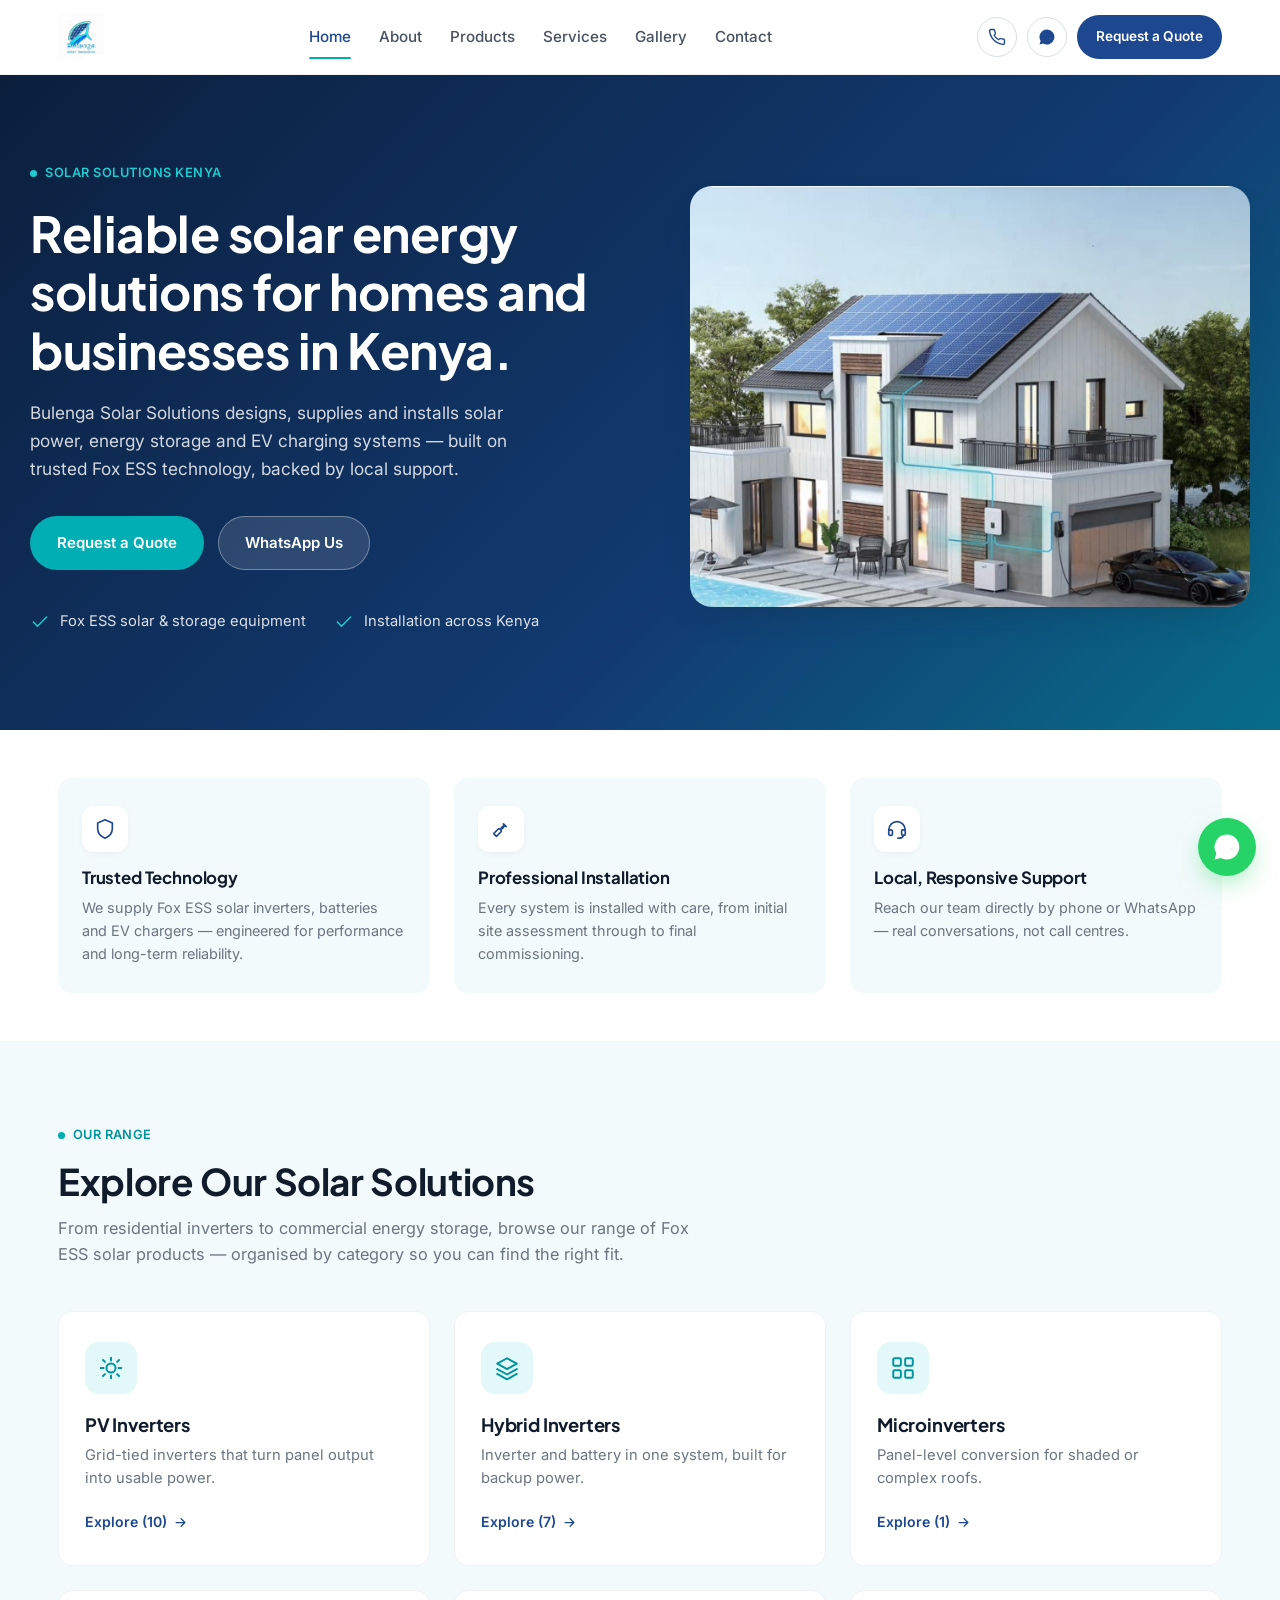
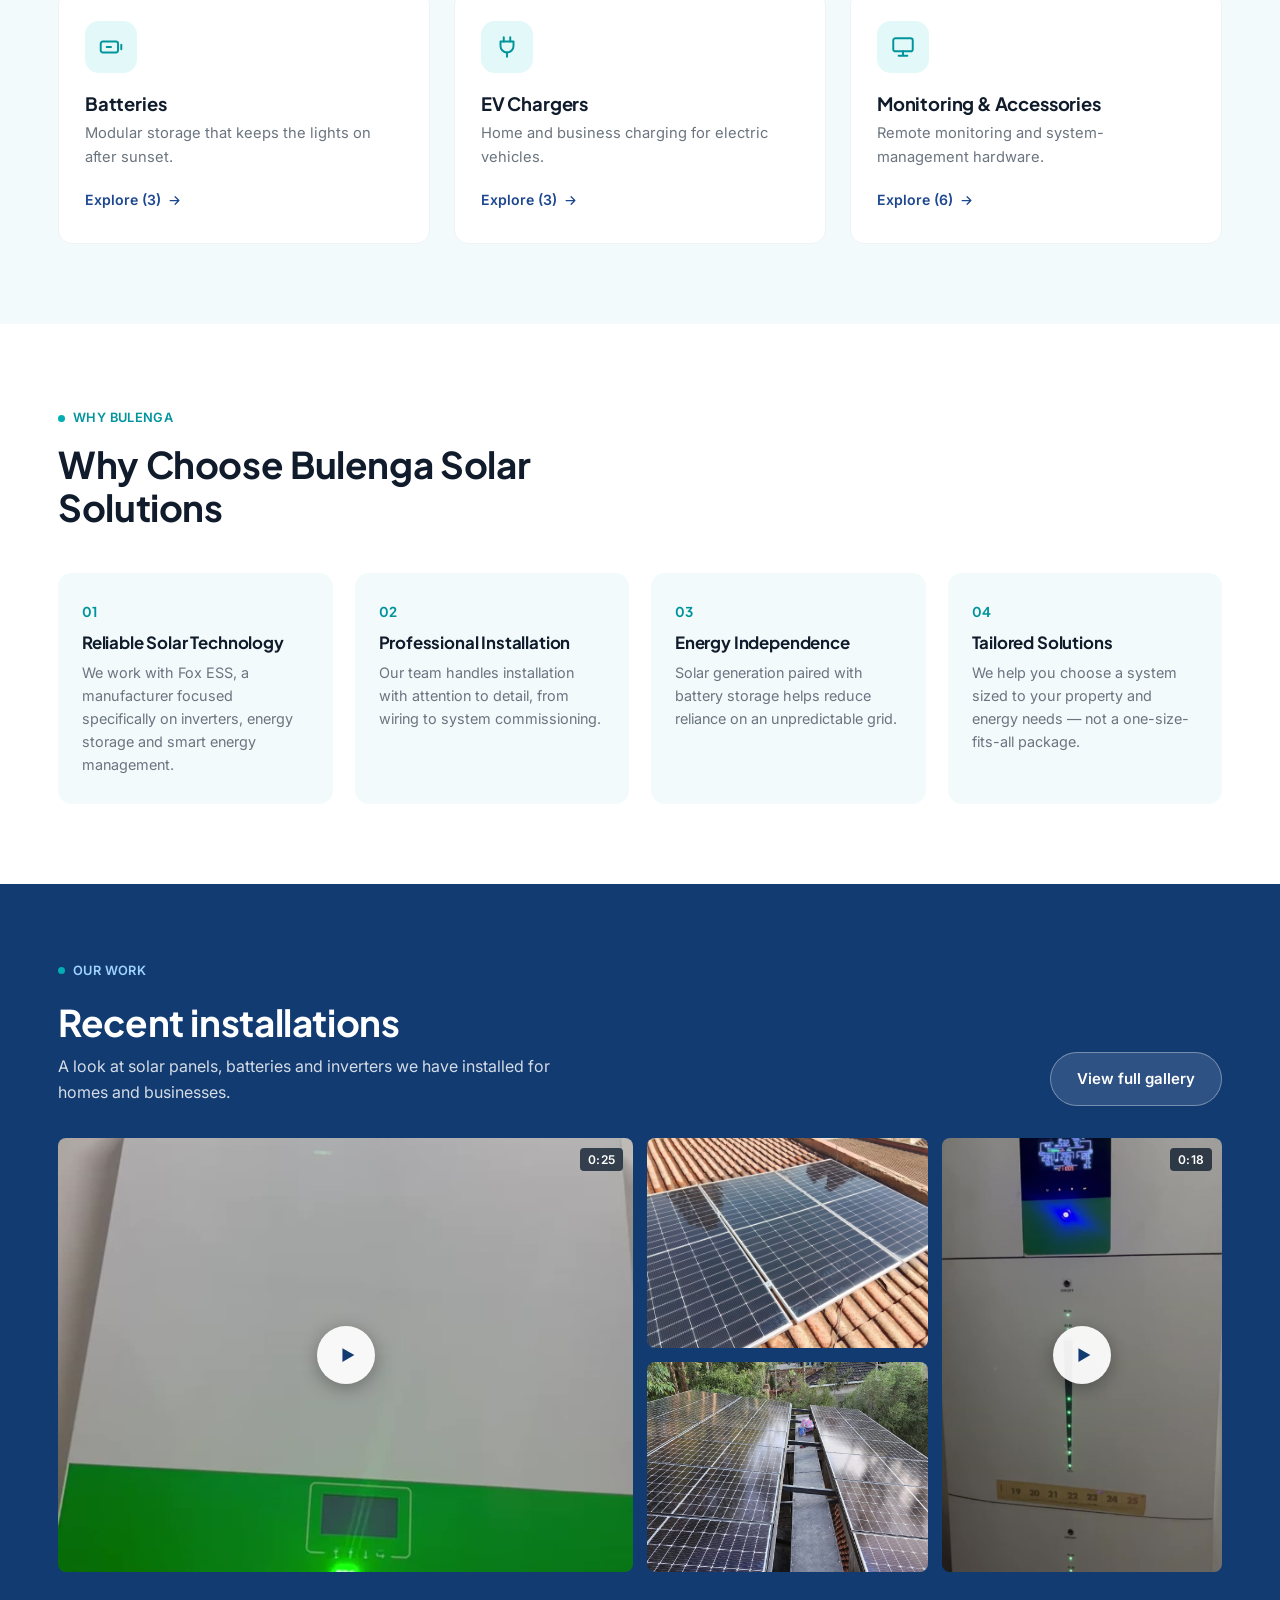
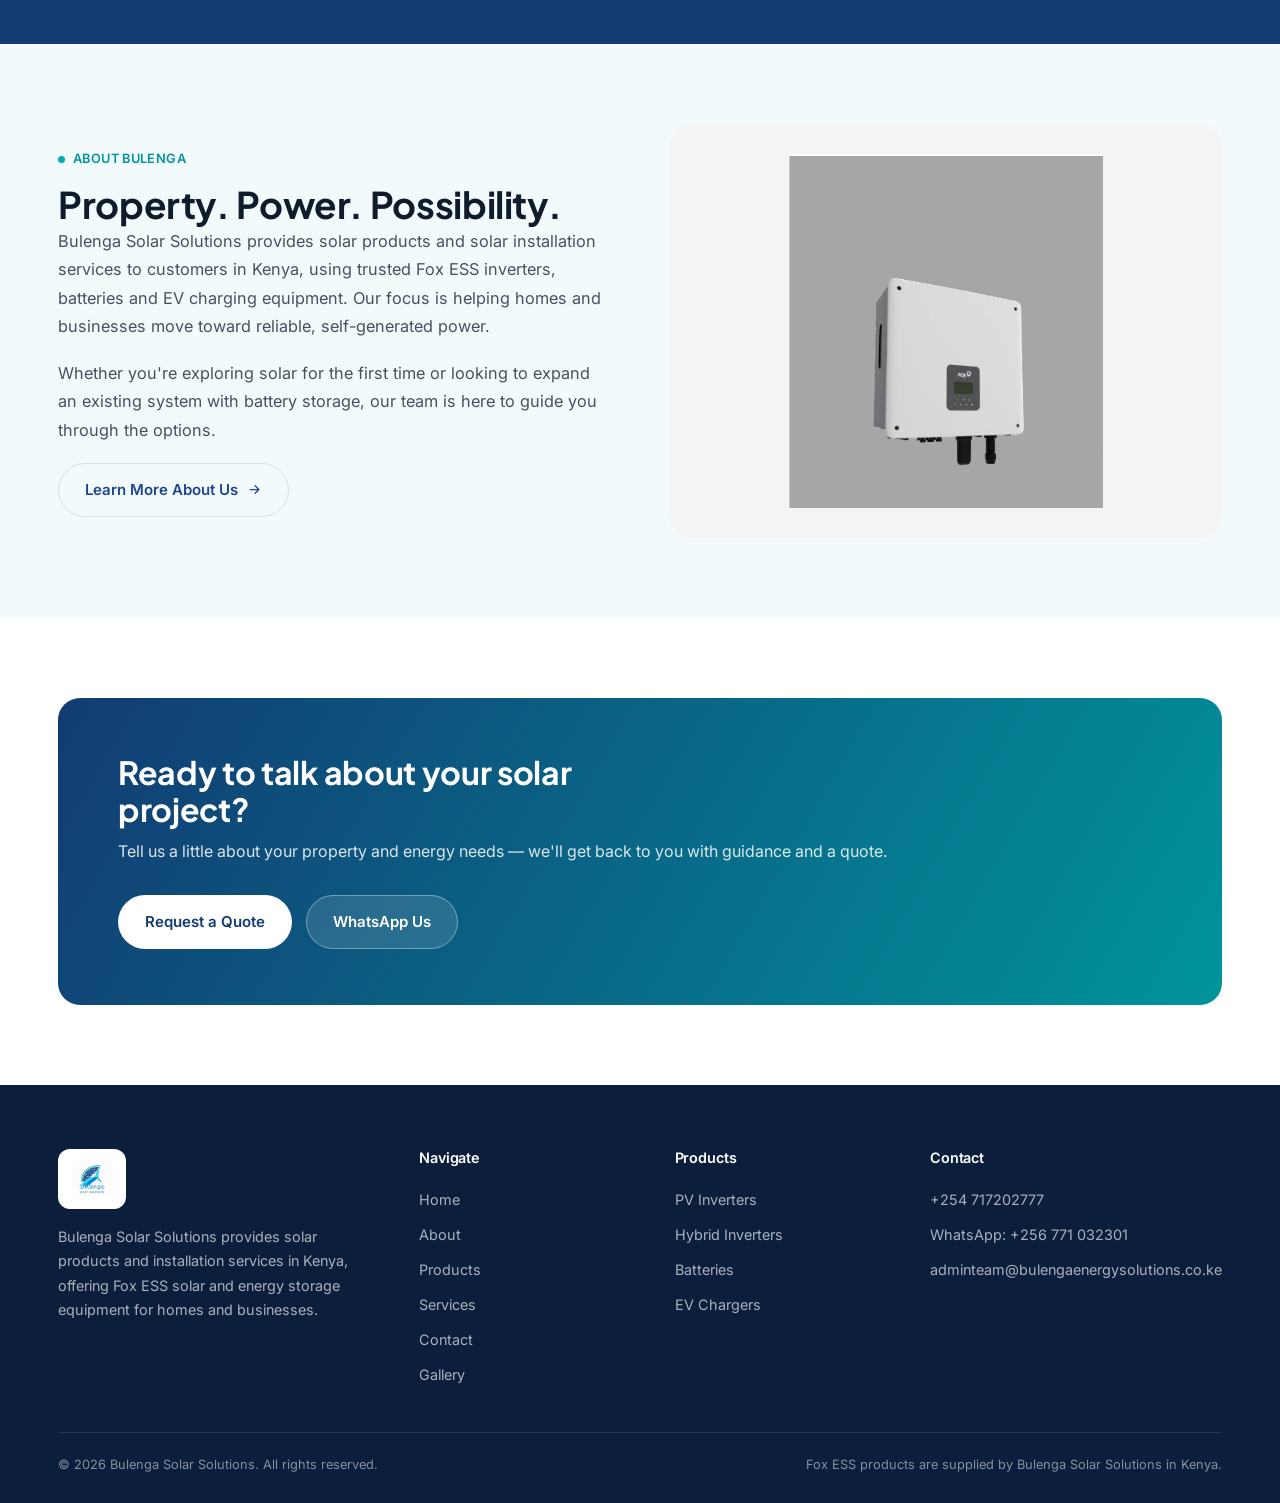
<file: index.html>
<!DOCTYPE html>
<html lang="en">
<head>
<meta charset="UTF-8">
<meta name="viewport" content="width=device-width, initial-scale=1.0">
<title>Bulenga Solar Solutions | Solar Energy Solutions in Kenya</title>
<meta name="description" content="Bulenga Solar Solutions provides solar products and installation services in Kenya, offering Fox ESS solar inverters, batteries and EV chargers for homes and businesses. Request a free quote today.">
<meta property="og:title" content="Bulenga Solar Solutions | Solar Energy Solutions in Kenya">
<meta property="og:description" content="Solar installation, inverters, batteries and EV charging solutions for homes and businesses across Kenya.">
<meta property="og:type" content="website">
<link rel="preconnect" href="https://fonts.googleapis.com">
<link rel="preconnect" href="https://fonts.gstatic.com" crossorigin>
<link href="https://fonts.googleapis.com/css2?family=Plus+Jakarta+Sans:wght@600;700;800&family=Inter:wght@400;500;600&display=swap" rel="stylesheet">
<link rel="stylesheet" href="style.css">
<link rel="stylesheet" href="gallery.css">
<script type="application/ld+json">
{
"@context": "https://schema.org",
"@type": "HomeAndConstructionBusiness",
"name": "Bulenga Solar Solutions",
"description": "Solar product and installation company serving Kenya, offering Fox ESS solar inverters, batteries and EV chargers.",
"telephone": "+254717202777",
"email": "adminteam@bulengaenergysolutions.co.ke",
"areaServed": "Kenya"
}
</script>
</head>
<body data-page="home">
<div id="site-header"></div>
<main id="top">

<!-- ============ HERO ============ -->
<section class="hero">
<div class="container hero__grid">
<div>
<span class="hero__eyebrow">Solar Solutions Kenya</span>
<h1>Reliable solar energy solutions for homes and businesses in Kenya.</h1>
<p class="hero__sub">Bulenga Solar Solutions designs, supplies and installs solar power, energy storage and EV charging systems — built on trusted Fox ESS technology, backed by local support.</p>
<div class="hero__ctas">
<a href="contact.html#quote" class="btn btn--cyan">Request a Quote</a>
<a href="https://wa.me/256771032301?text=Hello%20Bulenga%20Solar%20Solutions%2C%20I%20would%20like%20to%20enquire%20about%20your%20solar%20solutions." target="_blank" rel="noopener" class="btn btn--ghost-light">WhatsApp Us</a>
</div>
<div class="hero__stats">
<span class="hero__stat"><svg viewBox="0 0 24 24" fill="none" stroke="currentColor" stroke-width="1.8" stroke-linecap="round" stroke-linejoin="round"><path d="M20 6L9 17l-5-5"/></svg> Fox ESS solar &amp; storage equipment</span>
<span class="hero__stat"><svg viewBox="0 0 24 24" fill="none" stroke="currentColor" stroke-width="1.8" stroke-linecap="round" stroke-linejoin="round"><path d="M20 6L9 17l-5-5"/></svg> Installation across Kenya</span>
</div>
</div>
<div class="hero__media">
<img src="assets/images/hero-house-system.jpg" alt="Residential solar panel, inverter and EV charging system installed on a modern home">
</div>
</div>
</section>

<!-- ============ TRUST STRIP ============ -->
<section class="section" style="padding:48px 0;">
<div class="container grid-3" id="trustStrip">
<div class="feature-card">
<div class="feature-card__icon" id="ic-shield"></div>
<h3>Trusted Technology</h3>
<p>We supply Fox ESS solar inverters, batteries and EV chargers — engineered for performance and long-term reliability.</p>
</div>
<div class="feature-card">
<div class="feature-card__icon" id="ic-tools"></div>
<h3>Professional Installation</h3>
<p>Every system is installed with care, from initial site assessment through to final commissioning.</p>
</div>
<div class="feature-card">
<div class="feature-card__icon" id="ic-headset"></div>
<h3>Local, Responsive Support</h3>
<p>Reach our team directly by phone or WhatsApp — real conversations, not call centres.</p>
</div>
</div>
</section>

<!-- ============ PRODUCT CATEGORIES ============ -->
<section class="section section--tint">
<div class="container">
<div class="section-head">
<span class="eyebrow">Our Range</span>
<h2>Explore Our Solar Solutions</h2>
<p>From residential inverters to commercial energy storage, browse our range of Fox ESS solar products — organised by category so you can find the right fit.</p>
</div>
<div class="grid-3" id="categoryGrid"></div>
</div>
</section>

<!-- ============ WHY CHOOSE BULENGA ============ -->
<section class="section">
<div class="container">
<div class="section-head">
<span class="eyebrow">Why Bulenga</span>
<h2>Why Choose Bulenga Solar Solutions</h2>
</div>
<div class="grid-4">
<div class="feature-card value-card">
<div class="value-card__num">01</div>
<h3>Reliable Solar Technology</h3>
<p>We work with Fox ESS, a manufacturer focused specifically on inverters, energy storage and smart energy management.</p>
</div>
<div class="feature-card value-card">
<div class="value-card__num">02</div>
<h3>Professional Installation</h3>
<p>Our team handles installation with attention to detail, from wiring to system commissioning.</p>
</div>
<div class="feature-card value-card">
<div class="value-card__num">03</div>
<h3>Energy Independence</h3>
<p>Solar generation paired with battery storage helps reduce reliance on an unpredictable grid.</p>
</div>
<div class="feature-card value-card">
<div class="value-card__num">04</div>
<h3>Tailored Solutions</h3>
<p>We help you choose a system sized to your property and energy needs — not a one-size-fits-all package.</p>
</div>
</div>
</div>
</section>

<!-- ============ FEATURED WORK ============ -->
<section class="gal-feature" id="our-work">
<div class="container">
<div class="gal-feature__head">
<div>
<span class="eyebrow">Our Work</span>
<h2>Recent installations</h2>
<p>A look at solar panels, batteries and inverters we have installed for homes and businesses.</p>
</div>
<a href="gallery.html" class="btn btn--ghost-light">View full gallery</a>
</div>
<div class="gal-feature__grid" data-lightbox-group>
      <button type="button" class="gal-tile gal-a" data-lightbox data-cat="video" data-type="video" data-src="assets/gallery/install-walkthrough-2.mp4" data-poster="assets/gallery/install-walkthrough-2.jpg" data-caption="Installation walkthrough" aria-label="Play video: Installation walkthrough"><img src="assets/gallery/install-walkthrough-2.jpg" alt="Installation walkthrough" width="900" height="1600" loading="lazy"><span class="gal-play"><svg viewBox="0 0 24 24"><path d="M7 4.5v15l13-7.5z"/></svg></span><span class="gal-dur">0:25</span></button>
      <button type="button" class="gal-tile" data-lightbox data-cat="panels" data-type="image" data-src="assets/gallery/panels-tile-roof.jpg" data-caption="Solar panels fitted on a tiled roof" aria-label="View larger: Solar panels fitted on a tiled roof"><img src="assets/gallery/panels-tile-roof.jpg" alt="Solar panels fitted on a tiled roof" width="1280" height="960" loading="lazy"><span class="gal-tile__cap">Solar panels fitted on a tiled roof</span></button>
      <button type="button" class="gal-tile gal-c" data-lightbox data-cat="video" data-type="video" data-src="assets/gallery/install-walkthrough-1.mp4" data-poster="assets/gallery/install-walkthrough-1.jpg" data-caption="Installation walkthrough" aria-label="Play video: Installation walkthrough"><img src="assets/gallery/install-walkthrough-1.jpg" alt="Installation walkthrough" width="900" height="1614" loading="lazy"><span class="gal-play"><svg viewBox="0 0 24 24"><path d="M7 4.5v15l13-7.5z"/></svg></span><span class="gal-dur">0:18</span></button>
      <button type="button" class="gal-tile" data-lightbox data-cat="panels" data-type="image" data-src="assets/gallery/panels-rooftop-array.jpg" data-caption="Large rooftop solar array" aria-label="View larger: Large rooftop solar array"><img src="assets/gallery/panels-rooftop-array.jpg" alt="Large rooftop solar array" width="1280" height="720" loading="lazy"><span class="gal-tile__cap">Large rooftop solar array</span></button>
</div>
</div>
</section>

<!-- ============ ABOUT TEASER ============ -->
<section class="section section--tint">
<div class="container about-grid">
<div>
<span class="eyebrow">About Bulenga</span>
<h2>Property. Power. Possibility.</h2>
<div class="about-copy">
<p>Bulenga Solar Solutions provides solar products and solar installation services to customers in Kenya, using trusted Fox ESS inverters, batteries and EV charging equipment. Our focus is helping homes and businesses move toward reliable, self-generated power.</p>
<p>Whether you're exploring solar for the first time or looking to expand an existing system with battery storage, our team is here to guide you through the options.</p>
</div>
<a href="about.html" class="btn btn--outline">Learn More About Us <svg viewBox="0 0 24 24" fill="none" stroke="currentColor" stroke-width="2" stroke-linecap="round" stroke-linejoin="round" style="width:15px;height:15px"><path d="M5 12h14M13 6l6 6-6 6"/></svg></a>
</div>
<img src="assets/images/products/h1-ac1-series.jpg" alt="Fox ESS hybrid inverter, supplied by Bulenga Solar Solutions" style="background:#f4f4f4; padding:30px; object-fit:contain;">
</div>
</section>

<!-- ============ CTA BAND ============ -->
<section class="section">
<div class="container">
<div class="cta-band">
<div>
<h2>Ready to talk about your solar project?</h2>
<p>Tell us a little about your property and energy needs — we'll get back to you with guidance and a quote.</p>
</div>
<div class="cta-band__actions">
<a href="contact.html#quote" class="btn" style="background:#fff;color:var(--blue-700);">Request a Quote</a>
<a href="https://wa.me/256771032301?text=Hello%20Bulenga%20Solar%20Solutions%2C%20I%20would%20like%20to%20enquire%20about%20your%20solar%20solutions." target="_blank" rel="noopener" class="btn btn--ghost-light">WhatsApp Us</a>
</div>
</div>
</div>
</section>

</main>
<div id="site-footer"></div>
<div id="whatsapp-float"></div>
<script src="assets/products-data.js"></script>
<script src="script.js"></script>
<script src="gallery.js"></script>
<script>
document.addEventListener("DOMContentLoaded", () => {
renderCategoryGrid("categoryGrid");
document.getElementById("ic-shield").innerHTML = icon("shield");
document.getElementById("ic-tools").innerHTML = icon("tools");
document.getElementById("ic-headset").innerHTML = icon("headset");
});
</script>
</body>
</html>
</file>
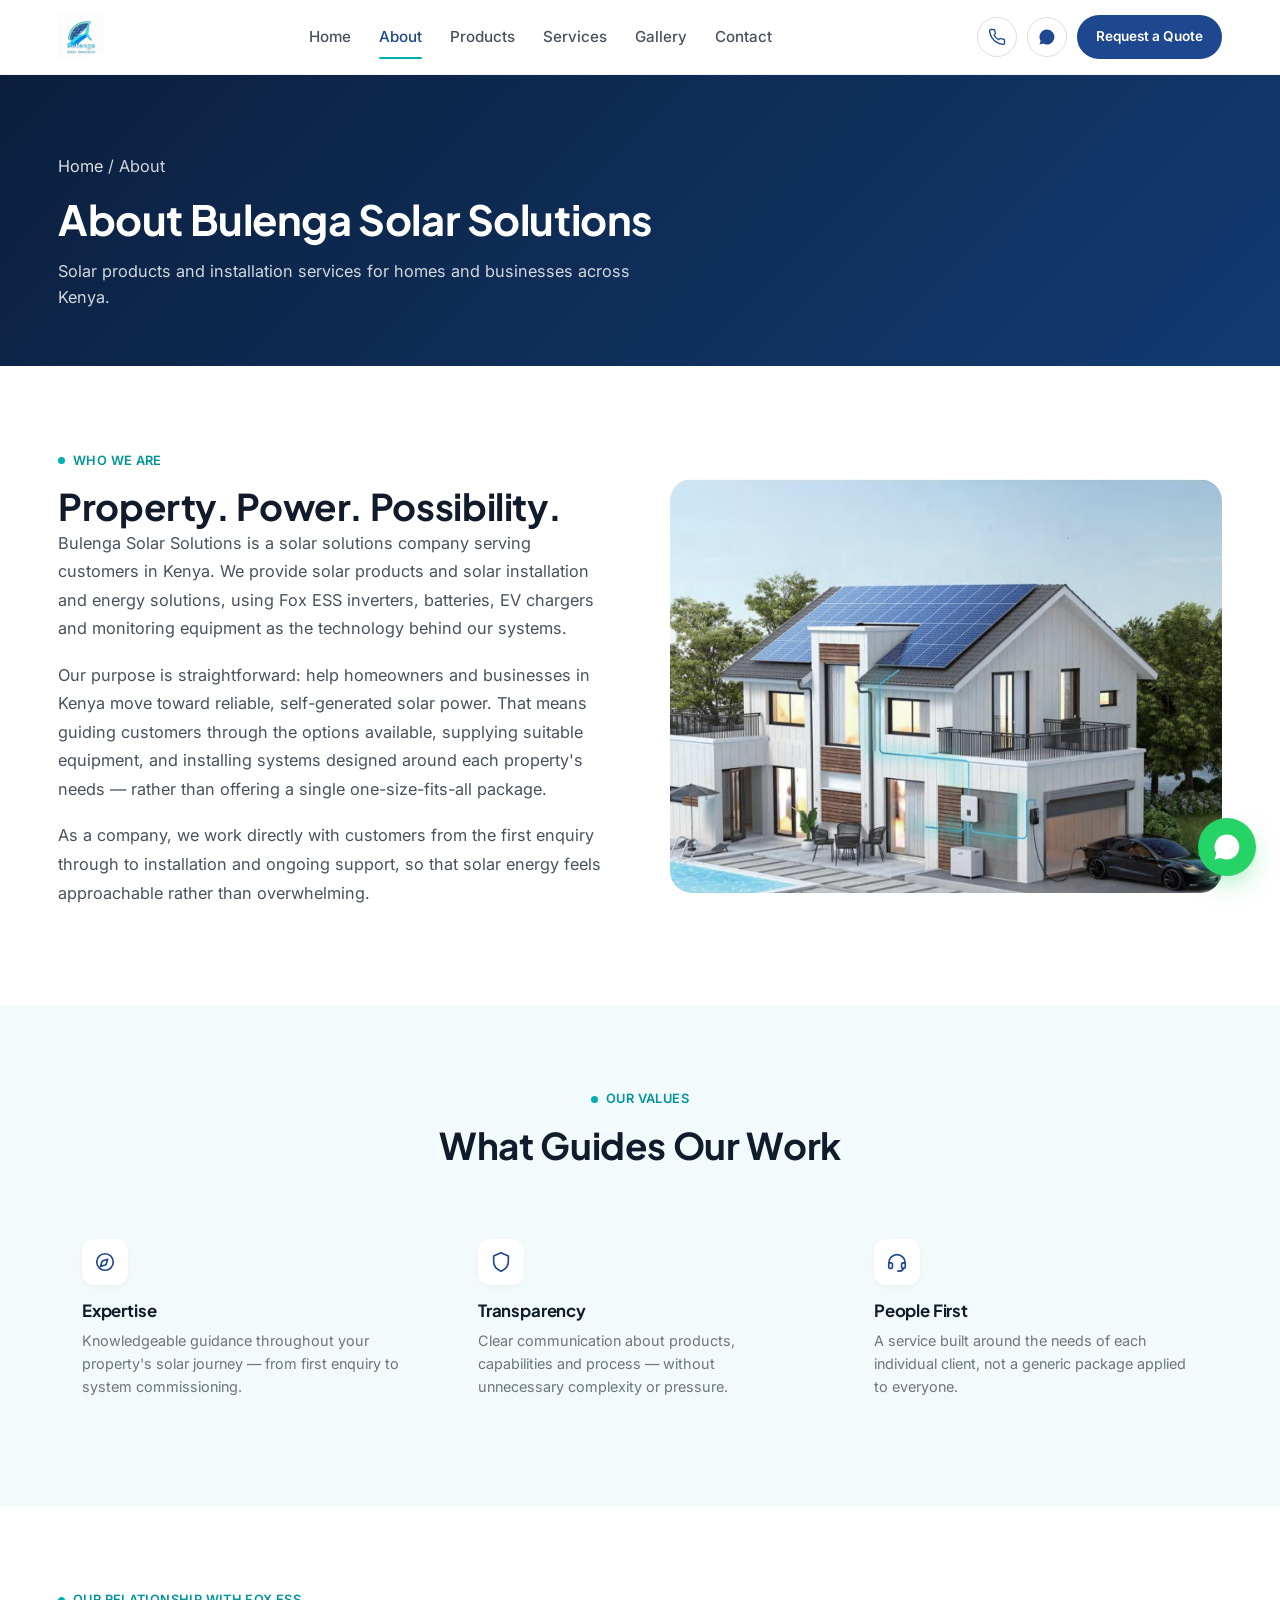
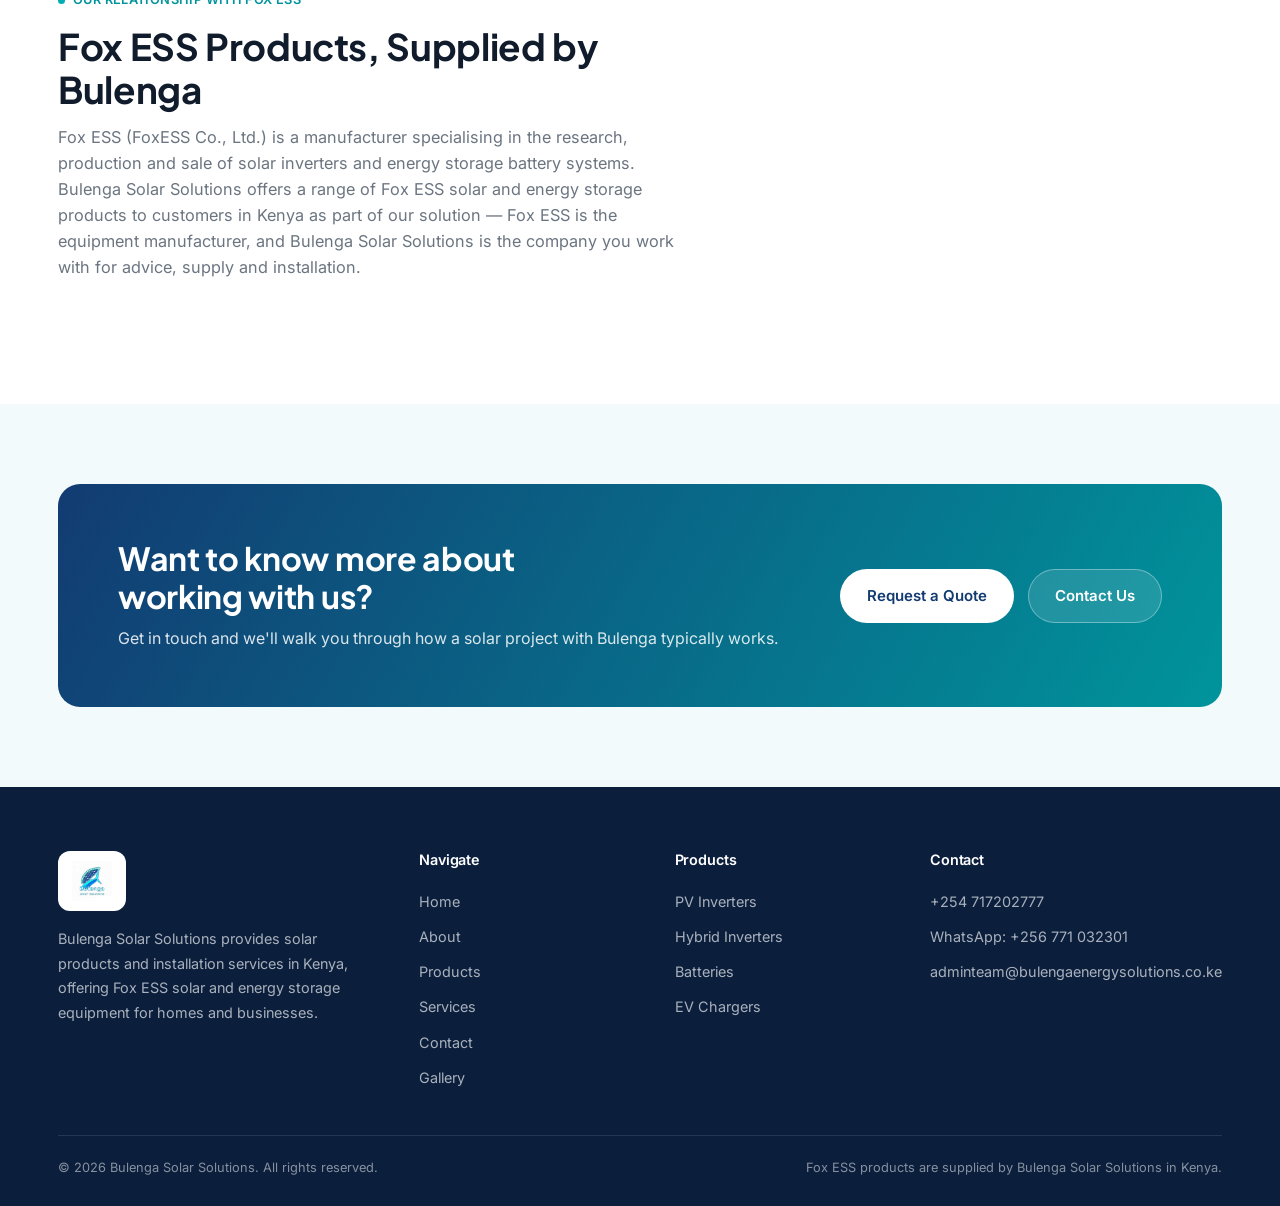
<file: about.html>
<!DOCTYPE html>
<html lang="en">
<head>
<meta charset="UTF-8">
<meta name="viewport" content="width=device-width, initial-scale=1.0">
<title>About Bulenga Solar Solutions | Solar Company in Kenya</title>
<meta name="description" content="Bulenga Solar Solutions provides solar products and installation services to homes and businesses across Kenya, using Fox ESS solar and energy storage technology.">
<link rel="preconnect" href="https://fonts.googleapis.com">
<link rel="preconnect" href="https://fonts.gstatic.com" crossorigin>
<link href="https://fonts.googleapis.com/css2?family=Plus+Jakarta+Sans:wght@600;700;800&family=Inter:wght@400;500;600&display=swap" rel="stylesheet">
<link rel="stylesheet" href="style.css">
</head>
<body data-page="about">

<div id="site-header"></div>

<main>
  <section class="page-hero">
    <div class="container">
      <p class="breadcrumb"><a href="index.html">Home</a> / About</p>
      <h1>About Bulenga Solar Solutions</h1>
      <p>Solar products and installation services for homes and businesses across Kenya.</p>
    </div>
  </section>

  <section class="section">
    <div class="container about-grid">
      <div class="about-copy">
        <span class="eyebrow">Who We Are</span>
        <h2>Property. Power. Possibility.</h2>
        <p>Bulenga Solar Solutions is a solar solutions company serving customers in Kenya. We provide solar products and solar installation and energy solutions, using Fox ESS inverters, batteries, EV chargers and monitoring equipment as the technology behind our systems.</p>
        <p>Our purpose is straightforward: help homeowners and businesses in Kenya move toward reliable, self-generated solar power. That means guiding customers through the options available, supplying suitable equipment, and installing systems designed around each property's needs — rather than offering a single one-size-fits-all package.</p>
        <p>As a company, we work directly with customers from the first enquiry through to installation and ongoing support, so that solar energy feels approachable rather than overwhelming.</p>
      </div>
      <img src="assets/images/hero-house-system.jpg" alt="Solar panel and battery storage system installed on a residential property">
    </div>
  </section>

  <section class="section section--tint">
    <div class="container">
      <div class="section-head center">
        <span class="eyebrow">Our Values</span>
        <h2>What Guides Our Work</h2>
      </div>
      <div class="grid-3">
        <div class="feature-card">
          <div class="feature-card__icon" id="ic-1"></div>
          <h3>Expertise</h3>
          <p>Knowledgeable guidance throughout your property's solar journey — from first enquiry to system commissioning.</p>
        </div>
        <div class="feature-card">
          <div class="feature-card__icon" id="ic-2"></div>
          <h3>Transparency</h3>
          <p>Clear communication about products, capabilities and process — without unnecessary complexity or pressure.</p>
        </div>
        <div class="feature-card">
          <div class="feature-card__icon" id="ic-3"></div>
          <h3>People First</h3>
          <p>A service built around the needs of each individual client, not a generic package applied to everyone.</p>
        </div>
      </div>
    </div>
  </section>

  <section class="section">
    <div class="container">
      <div class="section-head">
        <span class="eyebrow">Our Relationship With Fox ESS</span>
        <h2>Fox ESS Products, Supplied by Bulenga</h2>
        <p>Fox ESS (FoxESS Co., Ltd.) is a manufacturer specialising in the research, production and sale of solar inverters and energy storage battery systems. Bulenga Solar Solutions offers a range of Fox ESS solar and energy storage products to customers in Kenya as part of our solution — Fox ESS is the equipment manufacturer, and Bulenga Solar Solutions is the company you work with for advice, supply and installation.</p>
      </div>
    </div>
  </section>

  <section class="section section--tint">
    <div class="container">
      <div class="cta-band">
        <div>
          <h2>Want to know more about working with us?</h2>
          <p>Get in touch and we'll walk you through how a solar project with Bulenga typically works.</p>
        </div>
        <div class="cta-band__actions">
          <a href="contact.html#quote" class="btn" style="background:#fff;color:var(--blue-700);">Request a Quote</a>
          <a href="contact.html" class="btn btn--ghost-light">Contact Us</a>
        </div>
      </div>
    </div>
  </section>
</main>

<div id="site-footer"></div>
<div id="whatsapp-float"></div>

<script src="assets/products-data.js"></script>
<script src="script.js"></script>
<script>
  document.addEventListener("DOMContentLoaded", () => {
    document.getElementById("ic-1").innerHTML = icon("compass");
    document.getElementById("ic-2").innerHTML = icon("shield");
    document.getElementById("ic-3").innerHTML = icon("headset");
  });
</script>
</body>
</html>
</file>
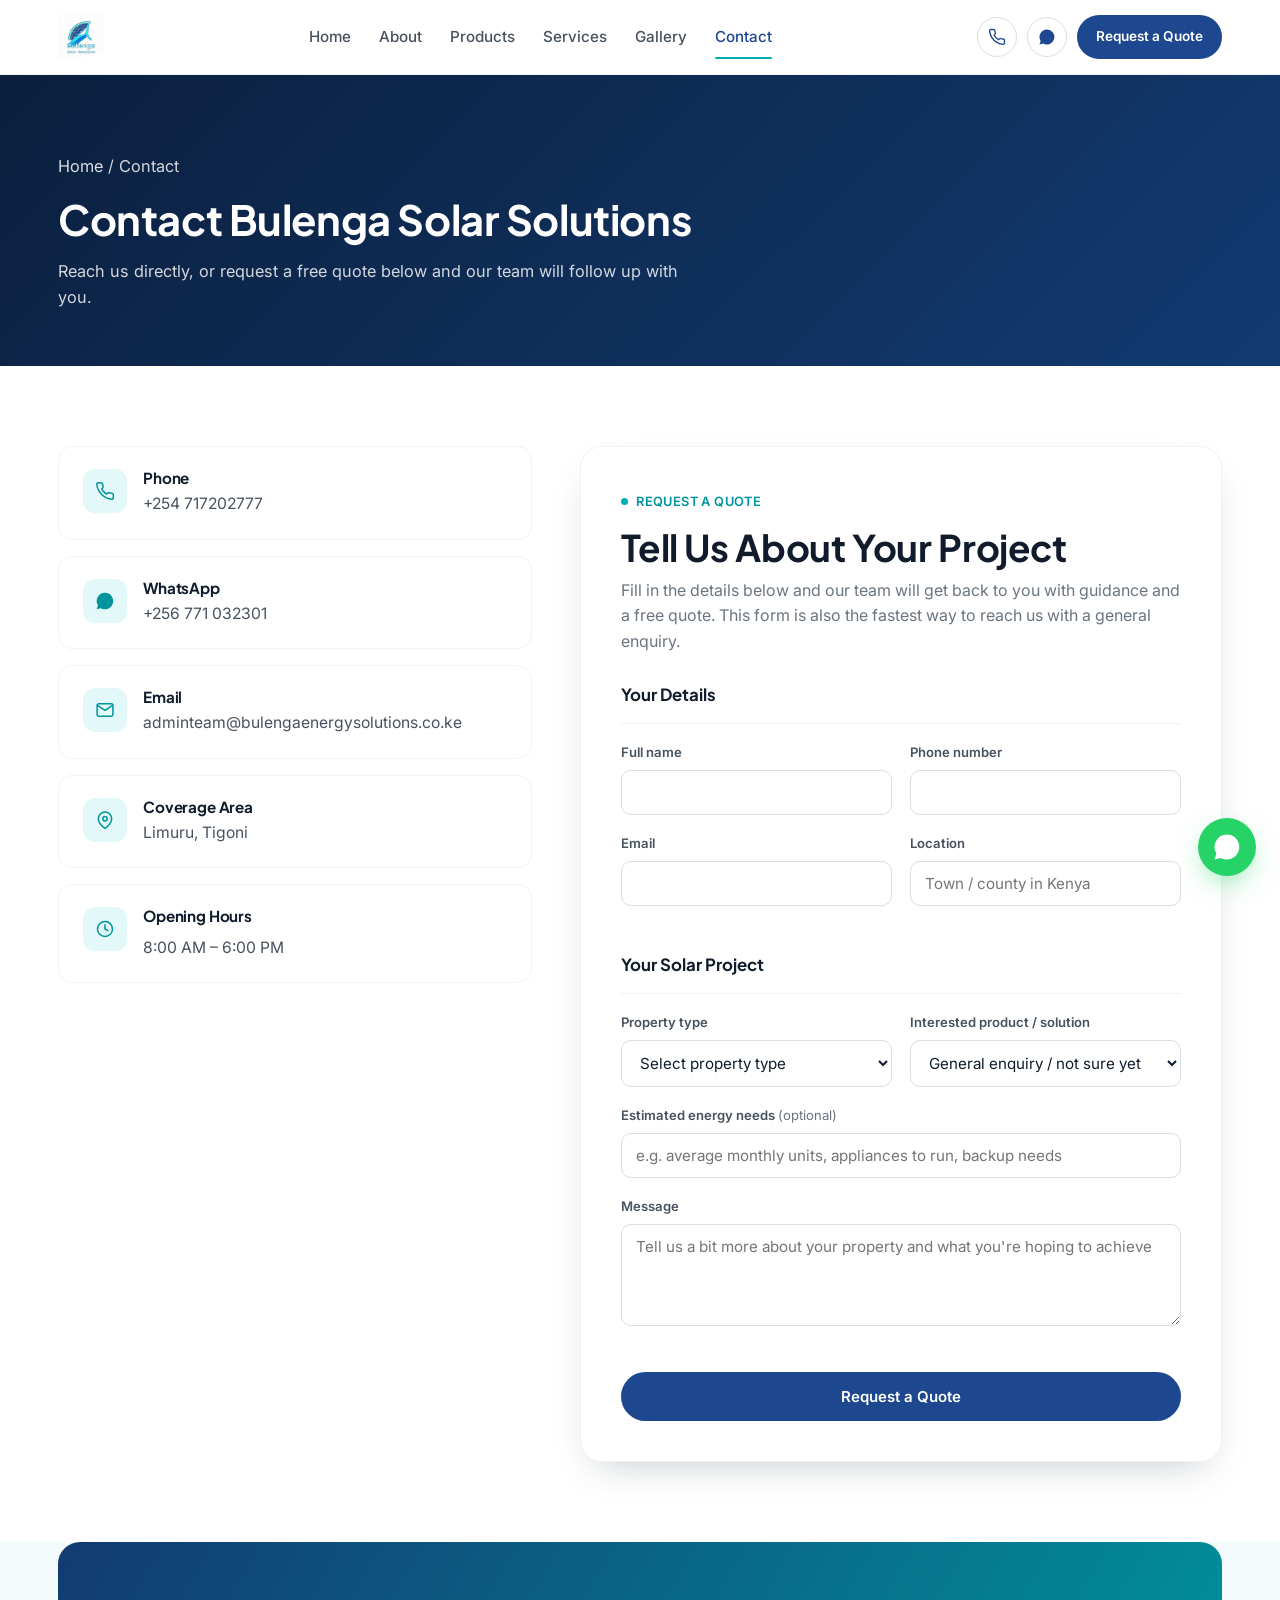
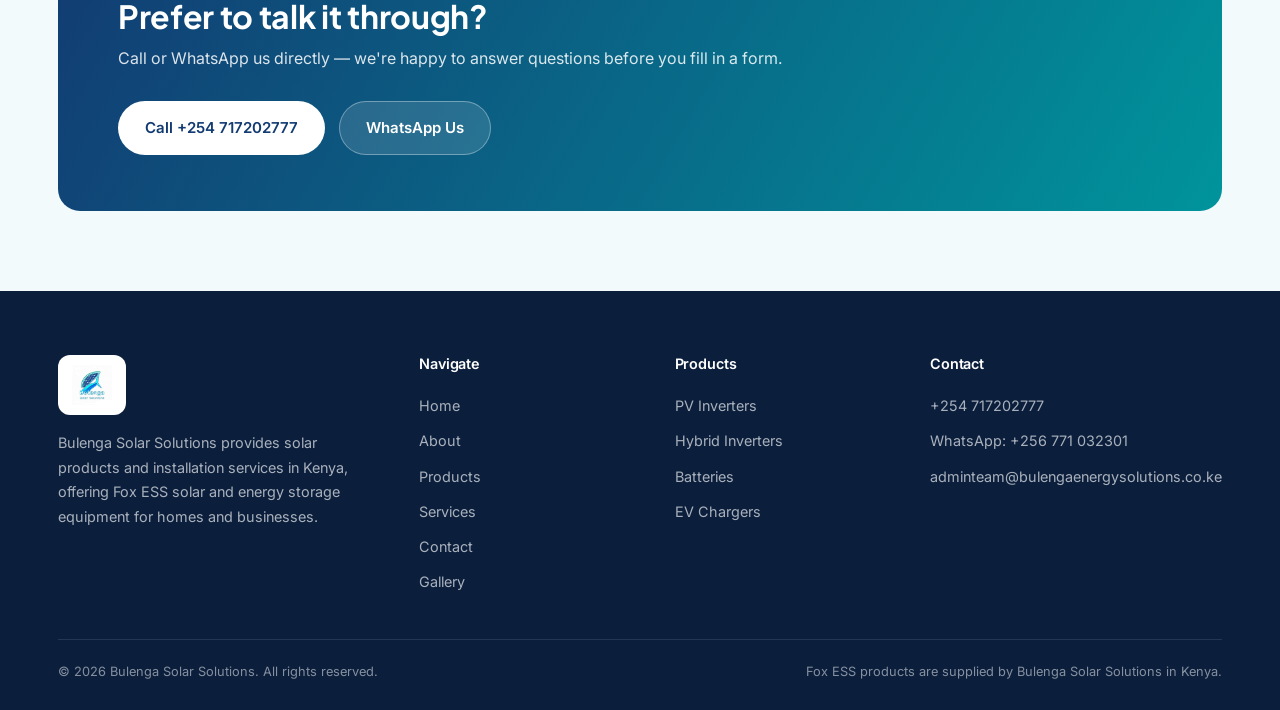
<file: contact.html>
<!DOCTYPE html>
<html lang="en">
<head>
<meta charset="UTF-8">
<meta name="viewport" content="width=device-width, initial-scale=1.0">
<title>Contact Us | Request a Free Solar Quote — Bulenga Solar Solutions</title>
<meta name="description" content="Contact Bulenga Solar Solutions or request a free solar quote. Phone +254 717202777, WhatsApp +256 771 032301, email adminteam@bulengaenergysolutions.co.ke.">
<link rel="preconnect" href="https://fonts.googleapis.com">
<link rel="preconnect" href="https://fonts.gstatic.com" crossorigin>
<link href="https://fonts.googleapis.com/css2?family=Plus+Jakarta+Sans:wght@600;700;800&family=Inter:wght@400;500;600&display=swap" rel="stylesheet">
<link rel="stylesheet" href="style.css">
</head>
<body data-page="contact">

<div id="site-header"></div>

<main>
  <section class="page-hero">
    <div class="container">
      <p class="breadcrumb"><a href="index.html">Home</a> / Contact</p>
      <h1>Contact Bulenga Solar Solutions</h1>
      <p>Reach us directly, or request a free quote below and our team will follow up with you.</p>
    </div>
  </section>

  <section class="section" id="quote">
    <div class="container contact-grid">

      <!-- Contact info column -->
      <div>
        <div class="contact-card">
          <div class="contact-card__icon" id="ic-phone"></div>
          <div>
            <h3>Phone</h3>
            <a href="tel:+254717202777">+254 717202777</a>
          </div>
        </div>

        <div class="contact-card">
          <div class="contact-card__icon" id="ic-whatsapp"></div>
          <div>
            <h3>WhatsApp</h3>
            <a href="https://wa.me/256771032301?text=Hello%20Bulenga%20Solar%20Solutions%2C%20I%20would%20like%20to%20enquire%20about%20your%20solar%20solutions." target="_blank" rel="noopener">+256 771 032301</a>
          </div>
        </div>

        <div class="contact-card">
          <div class="contact-card__icon" id="ic-mail"></div>
          <div>
            <h3>Email</h3>
            <a href="mailto:adminteam@bulengaenergysolutions.co.ke">adminteam@bulengaenergysolutions.co.ke</a>
          </div>
        </div>

        <div class="contact-card">
          <div class="contact-card__icon" id="ic-pin"></div>
          <div>
            <h3>Coverage Area</h3>
            <p>Limuru, Tigoni</p>
          </div>
        </div>

        <div class="contact-card">
          <div class="contact-card__icon" id="ic-clock"></div>
          <div style="width:100%;">
            <h3 style="margin-bottom:10px;">Opening Hours</h3>
            <p>8:00 AM – 6:00 PM</p>
          </div>
        </div>
      </div>

      <!-- Quote form column -->
      <div class="form-card">
        <span class="eyebrow">Request a Quote</span>
        <h2 style="margin-bottom:8px;">Tell Us About Your Project</h2>
        <p style="color:var(--gray-500); margin-bottom:28px;">Fill in the details below and our team will get back to you with guidance and a free quote. This form is also the fastest way to reach us with a general enquiry.</p>

        <form id="quoteForm" novalidate>
          <div class="form-status" id="quoteStatus" role="status" aria-live="polite"></div>

          <fieldset>
            <legend>Your Details</legend>
            <div class="form-row">
              <div class="field">
                <label for="qf-name">Full name</label>
                <input type="text" id="qf-name" name="full_name" required autocomplete="name">
              </div>
              <div class="field">
                <label for="qf-phone">Phone number</label>
                <input type="tel" id="qf-phone" name="phone" required autocomplete="tel">
              </div>
            </div>
            <div class="form-row">
              <div class="field">
                <label for="qf-email">Email</label>
                <input type="email" id="qf-email" name="email" required autocomplete="email">
              </div>
              <div class="field">
                <label for="qf-location">Location</label>
                <input type="text" id="qf-location" name="location" placeholder="Town / county in Kenya" required>
              </div>
            </div>
          </fieldset>

          <fieldset>
            <legend>Your Solar Project</legend>
            <div class="form-row">
              <div class="field">
                <label for="qf-property-type">Property type</label>
                <select id="qf-property-type" name="property_type" required>
                  <option value="">Select property type</option>
                  <option value="residential">Residential</option>
                  <option value="commercial">Commercial</option>
                  <option value="industrial">Industrial</option>
                  <option value="other">Other</option>
                </select>
              </div>
              <div class="field">
                <label for="qf-product">Interested product / solution</label>
                <select id="qf-product" name="product_interest"></select>
              </div>
            </div>
            <div class="field">
              <label for="qf-energy">Estimated energy needs <span style="font-weight:400;color:var(--gray-500);">(optional)</span></label>
              <input type="text" id="qf-energy" name="energy_needs" placeholder="e.g. average monthly units, appliances to run, backup needs">
            </div>
            <div class="field">
              <label for="qf-message">Message</label>
              <textarea id="qf-message" name="message" rows="4" required placeholder="Tell us a bit more about your property and what you're hoping to achieve"></textarea>
            </div>
          </fieldset>

          <button type="submit" class="btn btn--primary btn--wide">
            <span class="btn__label">Request a Quote</span>
            <span class="btn__spinner" aria-hidden="true"></span>
          </button>
        </form>
      </div>
    </div>
  </section>

  <section class="section section--tint" style="padding-top:0;">
    <div class="container">
      <div class="cta-band">
        <div>
          <h2>Prefer to talk it through?</h2>
          <p>Call or WhatsApp us directly — we're happy to answer questions before you fill in a form.</p>
        </div>
        <div class="cta-band__actions">
          <a href="tel:+254717202777" class="btn" style="background:#fff;color:var(--blue-700);">Call +254 717202777</a>
          <a href="https://wa.me/256771032301?text=Hello%20Bulenga%20Solar%20Solutions%2C%20I%20would%20like%20to%20enquire%20about%20your%20solar%20solutions." target="_blank" rel="noopener" class="btn btn--ghost-light">WhatsApp Us</a>
        </div>
      </div>
    </div>
  </section>
</main>

<div id="site-footer"></div>
<div id="whatsapp-float"></div>

<script src="assets/products-data.js"></script>
<script src="script.js"></script>
<script>
  document.addEventListener("DOMContentLoaded", () => {
    document.getElementById("ic-phone").innerHTML = icon("phone");
    document.getElementById("ic-whatsapp").innerHTML = icon("whatsapp");
    document.getElementById("ic-mail").innerHTML = icon("mail");
    document.getElementById("ic-pin").innerHTML = icon("pin");
    document.getElementById("ic-clock").innerHTML = icon("clock");
  });
</script>
</body>
</html>
</file>
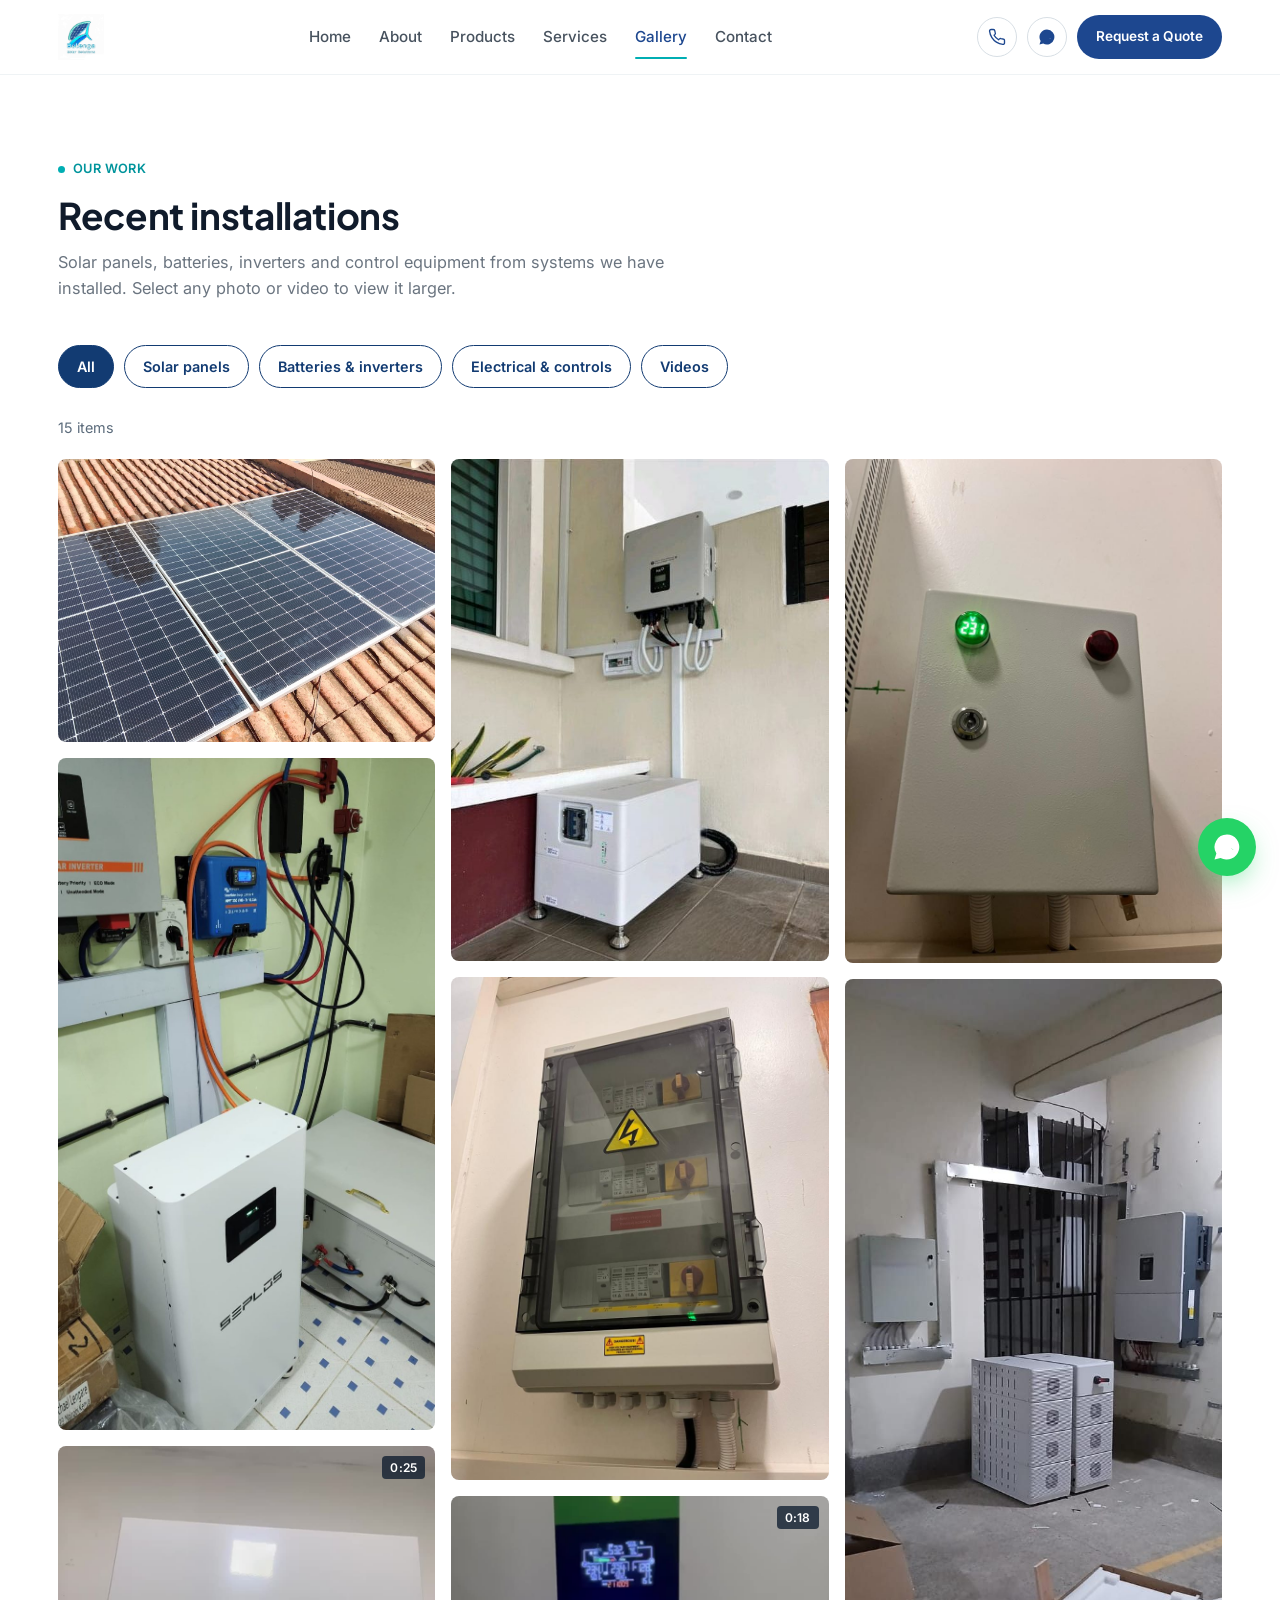
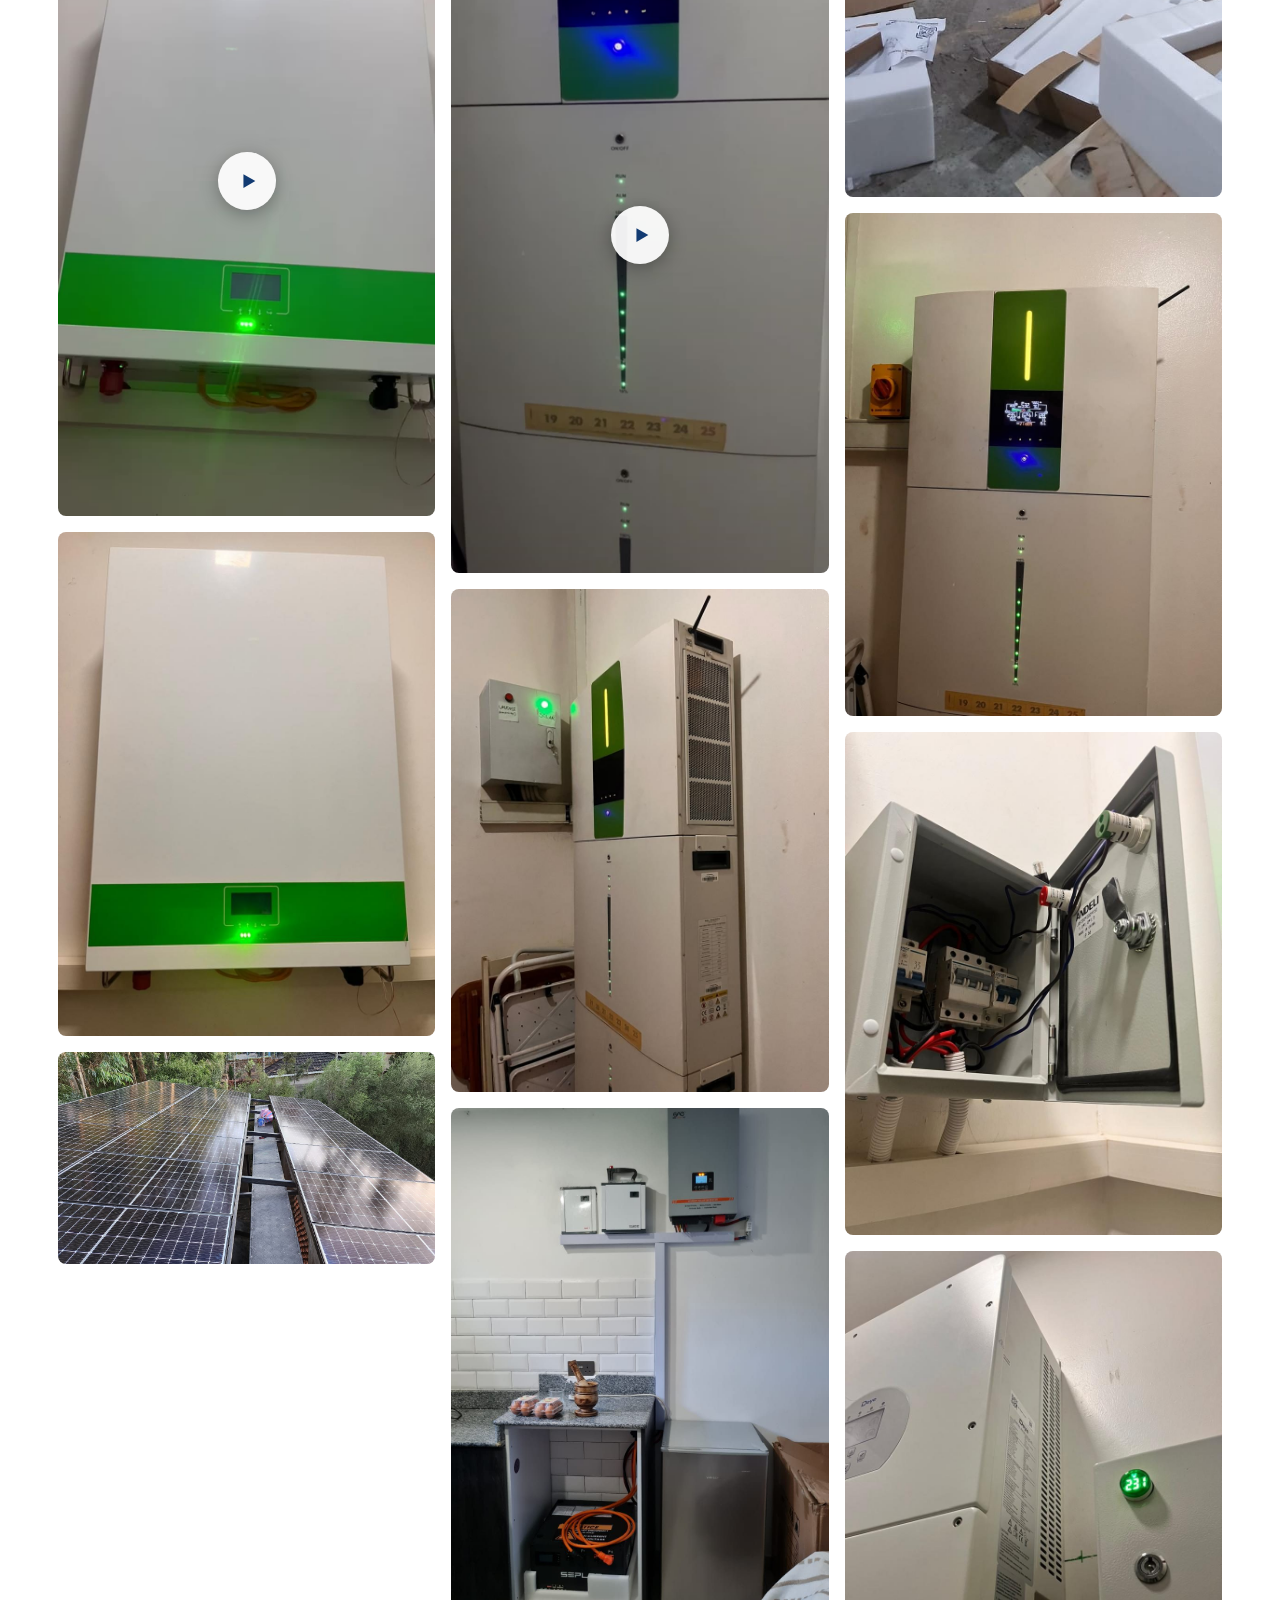
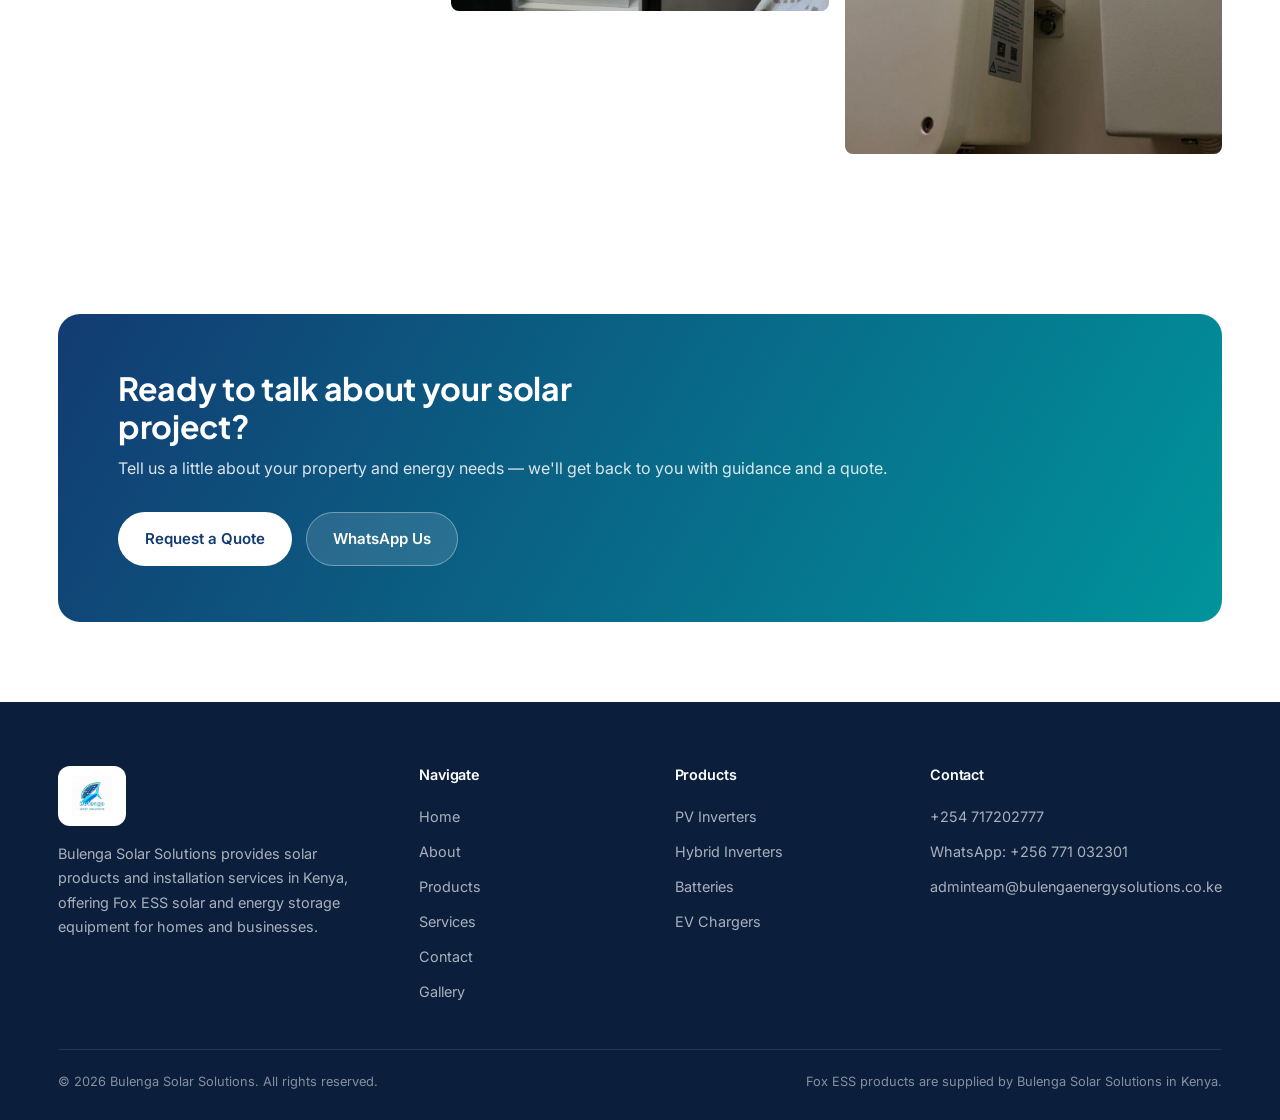
<file: gallery.html>
<!DOCTYPE html>
<html lang="en">
<head>
<meta charset="UTF-8">
<meta name="viewport" content="width=device-width, initial-scale=1.0">
<title>Our Work | Bulenga Solar Solutions</title>
<meta name="description" content="Photos and videos of solar panel, battery and inverter installations completed by Bulenga Solar Solutions in Kenya.">
<meta property="og:title" content="Our Work | Bulenga Solar Solutions">
<meta property="og:description" content="Photos and videos of recent solar installations by Bulenga Solar Solutions.">
<meta property="og:type" content="website">
<link rel="preconnect" href="https://fonts.googleapis.com">
<link rel="preconnect" href="https://fonts.gstatic.com" crossorigin>
<link href="https://fonts.googleapis.com/css2?family=Plus+Jakarta+Sans:wght@600;700;800&family=Inter:wght@400;500;600&display=swap" rel="stylesheet">
<link rel="stylesheet" href="style.css">
<link rel="stylesheet" href="gallery.css">
</head>
<body data-page="gallery">
<div id="site-header"></div>
<main id="top">
<section class="section">
  <div class="container">
    <div class="section-head">
      <span class="eyebrow">Our Work</span>
      <h2>Recent installations</h2>
      <p>Solar panels, batteries, inverters and control equipment from systems we have installed. Select any photo or video to view it larger.</p>
    </div>
    <div class="gal-filters" role="group" aria-label="Filter gallery">
      <button type="button" class="gal-chip" data-filter="all" aria-pressed="true">All</button>
      <button type="button" class="gal-chip" data-filter="panels" aria-pressed="false">Solar panels</button>
      <button type="button" class="gal-chip" data-filter="storage" aria-pressed="false">Batteries &amp; inverters</button>
      <button type="button" class="gal-chip" data-filter="electrical" aria-pressed="false">Electrical &amp; controls</button>
      <button type="button" class="gal-chip" data-filter="video" aria-pressed="false">Videos</button>
    </div>
    <p class="gal-count" id="galCount" aria-live="polite">15 items</p>
    <div class="gal-grid" data-lightbox-group>
      <button type="button" class="gal-tile" data-lightbox data-cat="panels" data-type="image" data-src="assets/gallery/panels-tile-roof.jpg" data-caption="Solar panels fitted on a tiled roof" aria-label="View larger: Solar panels fitted on a tiled roof"><img src="assets/gallery/panels-tile-roof.jpg" alt="Solar panels fitted on a tiled roof" width="1280" height="960" loading="lazy"><span class="gal-tile__cap">Solar panels fitted on a tiled roof</span></button>
      <button type="button" class="gal-tile" data-lightbox data-cat="storage" data-type="image" data-src="assets/gallery/battery-mppt-controller.jpg" data-caption="Battery storage with a solar charge controller and wiring" aria-label="View larger: Battery storage with a solar charge controller and wiring"><img src="assets/gallery/battery-mppt-controller.jpg" alt="Battery storage with a solar charge controller and wiring" width="787" height="1400" loading="lazy"><span class="gal-tile__cap">Battery storage with a solar charge controller and wiring</span></button>
      <button type="button" class="gal-tile" data-lightbox data-cat="video" data-type="video" data-src="assets/gallery/install-walkthrough-2.mp4" data-poster="assets/gallery/install-walkthrough-2.jpg" data-caption="Installation walkthrough" aria-label="Play video: Installation walkthrough"><img src="assets/gallery/install-walkthrough-2.jpg" alt="Installation walkthrough" width="900" height="1600" loading="lazy"><span class="gal-play"><svg viewBox="0 0 24 24"><path d="M7 4.5v15l13-7.5z"/></svg></span><span class="gal-dur">0:25</span></button>
      <button type="button" class="gal-tile" data-lightbox data-cat="storage" data-type="image" data-src="assets/gallery/wall-battery.jpg" data-caption="Wall-mounted battery unit" aria-label="View larger: Wall-mounted battery unit"><img src="assets/gallery/wall-battery.jpg" alt="Wall-mounted battery unit" width="810" height="1080" loading="lazy"><span class="gal-tile__cap">Wall-mounted battery unit</span></button>
      <button type="button" class="gal-tile" data-lightbox data-cat="panels" data-type="image" data-src="assets/gallery/panels-rooftop-array.jpg" data-caption="Large rooftop solar array" aria-label="View larger: Large rooftop solar array"><img src="assets/gallery/panels-rooftop-array.jpg" alt="Large rooftop solar array" width="1280" height="720" loading="lazy"><span class="gal-tile__cap">Large rooftop solar array</span></button>
      <button type="button" class="gal-tile" data-lightbox data-cat="storage" data-type="image" data-src="assets/gallery/home-inverter-battery.jpg" data-caption="Wall-mounted inverter with battery storage at a home" aria-label="View larger: Wall-mounted inverter with battery storage at a home"><img src="assets/gallery/home-inverter-battery.jpg" alt="Wall-mounted inverter with battery storage at a home" width="540" height="718" loading="lazy"><span class="gal-tile__cap">Wall-mounted inverter with battery storage at a home</span></button>
      <button type="button" class="gal-tile" data-lightbox data-cat="electrical" data-type="image" data-src="assets/gallery/pv-combiner-box.jpg" data-caption="Solar PV combiner box with isolators and surge protection" aria-label="View larger: Solar PV combiner box with isolators and surge protection"><img src="assets/gallery/pv-combiner-box.jpg" alt="Solar PV combiner box with isolators and surge protection" width="810" height="1080" loading="lazy"><span class="gal-tile__cap">Solar PV combiner box with isolators and surge protection</span></button>
      <button type="button" class="gal-tile" data-lightbox data-cat="video" data-type="video" data-src="assets/gallery/install-walkthrough-1.mp4" data-poster="assets/gallery/install-walkthrough-1.jpg" data-caption="Installation walkthrough" aria-label="Play video: Installation walkthrough"><img src="assets/gallery/install-walkthrough-1.jpg" alt="Installation walkthrough" width="900" height="1614" loading="lazy"><span class="gal-play"><svg viewBox="0 0 24 24"><path d="M7 4.5v15l13-7.5z"/></svg></span><span class="gal-dur">0:18</span></button>
      <button type="button" class="gal-tile" data-lightbox data-cat="storage" data-type="image" data-src="assets/gallery/tower-battery-inverter.jpg" data-caption="Stacked battery tower with hybrid inverter" aria-label="View larger: Stacked battery tower with hybrid inverter"><img src="assets/gallery/tower-battery-inverter.jpg" alt="Stacked battery tower with hybrid inverter" width="810" height="1080" loading="lazy"><span class="gal-tile__cap">Stacked battery tower with hybrid inverter</span></button>
      <button type="button" class="gal-tile" data-lightbox data-cat="storage" data-type="image" data-src="assets/gallery/kitchen-hybrid-system.jpg" data-caption="Compact hybrid inverter and battery set up in a kitchen" aria-label="View larger: Compact hybrid inverter and battery set up in a kitchen"><img src="assets/gallery/kitchen-hybrid-system.jpg" alt="Compact hybrid inverter and battery set up in a kitchen" width="960" height="1280" loading="lazy"><span class="gal-tile__cap">Compact hybrid inverter and battery set up in a kitchen</span></button>
      <button type="button" class="gal-tile" data-lightbox data-cat="electrical" data-type="image" data-src="assets/gallery/control-box-voltage.jpg" data-caption="Control box with live voltage indicator" aria-label="View larger: Control box with live voltage indicator"><img src="assets/gallery/control-box-voltage.jpg" alt="Control box with live voltage indicator" width="810" height="1080" loading="lazy"><span class="gal-tile__cap">Control box with live voltage indicator</span></button>
      <button type="button" class="gal-tile" data-lightbox data-cat="storage" data-type="image" data-src="assets/gallery/battery-stack-install.jpg" data-caption="Battery stack and inverter installed in a plant room" aria-label="View larger: Battery stack and inverter installed in a plant room"><img src="assets/gallery/battery-stack-install.jpg" alt="Battery stack and inverter installed in a plant room" width="590" height="1280" loading="lazy"><span class="gal-tile__cap">Battery stack and inverter installed in a plant room</span></button>
      <button type="button" class="gal-tile" data-lightbox data-cat="storage" data-type="image" data-src="assets/gallery/inverter-display.jpg" data-caption="Inverter display showing system status and battery level" aria-label="View larger: Inverter display showing system status and battery level"><img src="assets/gallery/inverter-display.jpg" alt="Inverter display showing system status and battery level" width="810" height="1080" loading="lazy"><span class="gal-tile__cap">Inverter display showing system status and battery level</span></button>
      <button type="button" class="gal-tile" data-lightbox data-cat="electrical" data-type="image" data-src="assets/gallery/changeover-box-open.jpg" data-caption="Changeover control box with breakers wired in" aria-label="View larger: Changeover control box with breakers wired in"><img src="assets/gallery/changeover-box-open.jpg" alt="Changeover control box with breakers wired in" width="810" height="1080" loading="lazy"><span class="gal-tile__cap">Changeover control box with breakers wired in</span></button>
      <button type="button" class="gal-tile" data-lightbox data-cat="storage" data-type="image" data-src="assets/gallery/deye-inverter-panel.jpg" data-caption="Wall-mounted inverter next to its control box" aria-label="View larger: Wall-mounted inverter next to its control box"><img src="assets/gallery/deye-inverter-panel.jpg" alt="Wall-mounted inverter next to its control box" width="810" height="1080" loading="lazy"><span class="gal-tile__cap">Wall-mounted inverter next to its control box</span></button>
    </div>
  </div>
</section>
<section class="section">
  <div class="container">
    <div class="cta-band">
      <div>
        <h2>Ready to talk about your solar project?</h2>
        <p>Tell us a little about your property and energy needs — we'll get back to you with guidance and a quote.</p>
      </div>
      <div class="cta-band__actions">
        <a href="contact.html#quote" class="btn" style="background:#fff;color:var(--blue-700);">Request a Quote</a>
        <a href="https://wa.me/256771032301?text=Hello%20Bulenga%20Solar%20Solutions%2C%20I%20would%20like%20to%20enquire%20about%20your%20solar%20solutions." target="_blank" rel="noopener" class="btn btn--ghost-light">WhatsApp Us</a>
      </div>
    </div>
  </div>
</section>
</main>
<div id="site-footer"></div>
<div id="whatsapp-float"></div>
<script src="assets/products-data.js"></script>
<script src="script.js"></script>
<script src="gallery.js"></script>
</body>
</html>
</file>
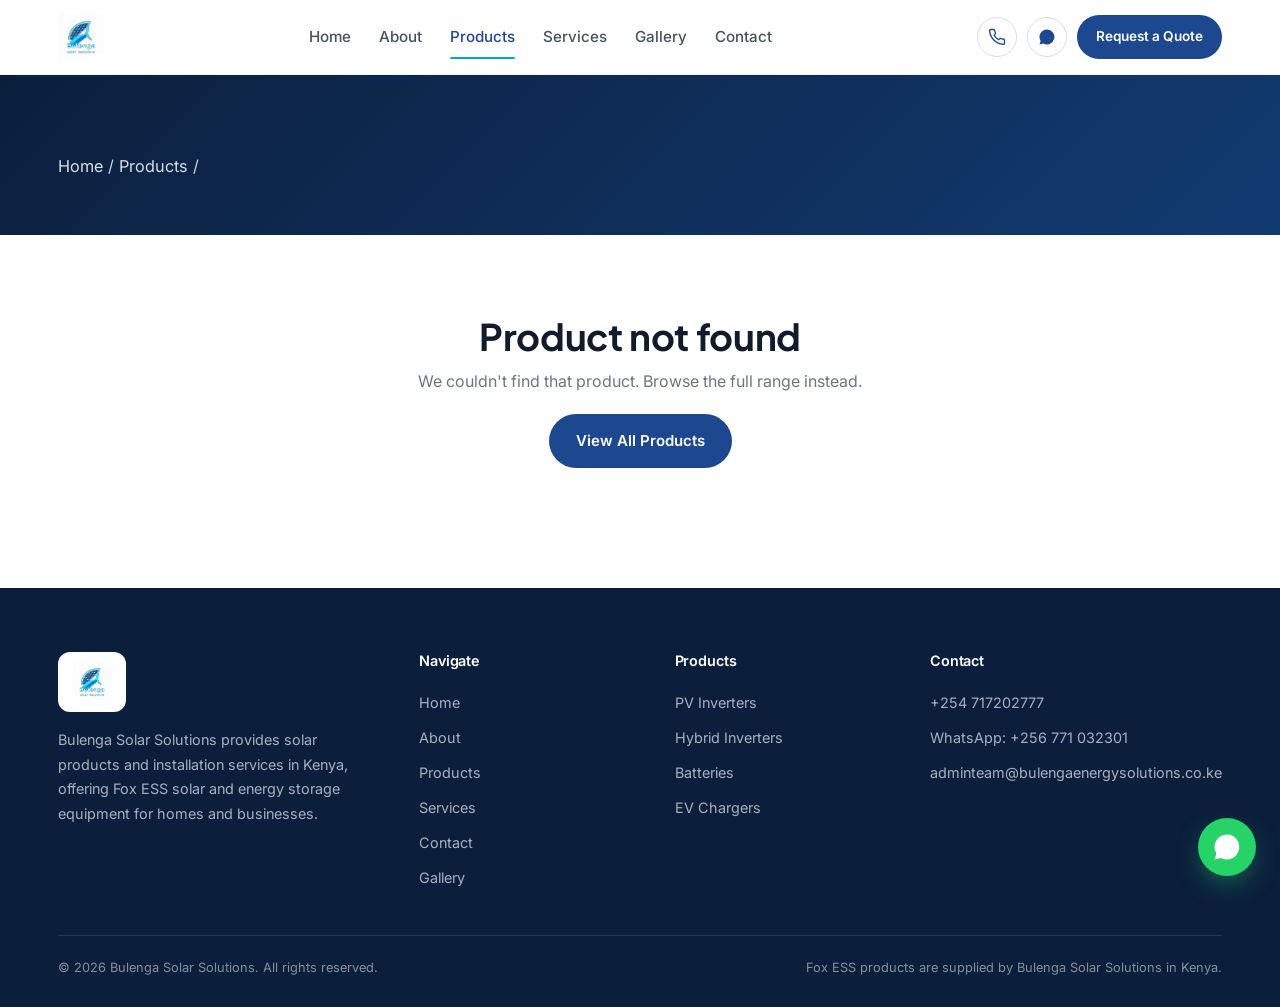
<file: product.html>
<!DOCTYPE html>
<html lang="en">
<head>
<meta charset="UTF-8">
<meta name="viewport" content="width=device-width, initial-scale=1.0">
<title id="pageTitle">Product | Bulenga Solar Solutions</title>
<meta name="description" id="pageDescription" content="Fox ESS product details, available through Bulenga Solar Solutions in Kenya. Request a free quote.">
<link rel="preconnect" href="https://fonts.googleapis.com">
<link rel="preconnect" href="https://fonts.gstatic.com" crossorigin>
<link href="https://fonts.googleapis.com/css2?family=Plus+Jakarta+Sans:wght@600;700;800&family=Inter:wght@400;500;600&display=swap" rel="stylesheet">
<link rel="stylesheet" href="style.css">
</head>
<body data-page="products">

<div id="site-header"></div>

<main>
  <section class="page-hero" style="padding-bottom:40px;">
    <div class="container">
      <p class="breadcrumb"><a href="index.html">Home</a> / <a href="products.html">Products</a> / <span id="crumbCategory"></span></p>
    </div>
  </section>

  <section class="section" style="padding-top:40px;">
    <div class="container">
      <div class="product-detail__grid" id="productDetail">
        <!-- populated by script -->
      </div>

      <div class="related-products" id="relatedWrap" style="display:none;">
        <div class="section-head">
          <span class="eyebrow">You Might Also Consider</span>
          <h2>Related Products</h2>
        </div>
        <div class="product-grid" id="relatedGrid"></div>
      </div>
    </div>
  </section>
</main>

<div id="site-footer"></div>
<div id="whatsapp-float"></div>

<script src="assets/products-data.js"></script>
<script src="script.js"></script>
<script>
  function renderProductDetail() {
    const id = getQueryParam("id");
    const product = getProductById(id);
    const detailEl = document.getElementById("productDetail");

    if (!product) {
      detailEl.innerHTML = `
        <div style="grid-column:1/-1; text-align:center; padding:40px 0;">
          <h2>Product not found</h2>
          <p style="color:var(--gray-500); margin-top:10px;">We couldn't find that product. Browse the full range instead.</p>
          <a href="products.html" class="btn btn--primary" style="margin-top:20px;">View All Products</a>
        </div>`;
      return;
    }

    const cat = getCategoryById(product.category);
    document.title = `${product.name} — ${cat ? cat.name : "Solar Product"} | Bulenga Solar Solutions`;
    document.getElementById("pageDescription").setAttribute("content", product.shortDescription);
    document.getElementById("crumbCategory").innerHTML = cat
      ? `<a href="products.html?category=${cat.id}">${cat.name}</a> / ${product.name}`
      : product.name;

    const bg = getImageBg(product.image);
    const waMsg = `Hello Bulenga Solar Solutions, I would like to enquire about the Fox ESS ${product.name}.`;

    const specChips = [
      product.powerRange && product.powerRange !== "—" ? { label: "Power Range", value: product.powerRange } : null,
      product.phase && product.phase !== "—" ? { label: "Phase", value: product.phase } : null,
      product.mppt && product.mppt !== "—" ? { label: "MPPT", value: product.mppt } : null,
      product.ipRating && product.ipRating !== "—" ? { label: "IP Rating", value: product.ipRating } : null
    ].filter(Boolean);

    detailEl.innerHTML = `
      <div class="product-detail__media" style="background:${bg}">
        <img src="${product.image}" alt="Fox ESS ${product.name} — ${product.seriesLabel}">
      </div>
      <div>
        <p class="product-detail__category">${cat ? cat.name : ""}</p>
        <h1 class="product-detail__title">${product.name}</h1>
        <p class="product-detail__series">${product.seriesLabel}</p>

        ${specChips.length ? `<div class="spec-row">${specChips.map(s => `
          <div class="spec-chip"><span>${s.label}</span><strong>${s.value}</strong></div>
        `).join("")}</div>` : ""}

        <p class="product-detail__desc">${product.detailedDescription}</p>

        <div class="product-detail__section">
          <h3>Key Features</h3>
          <ul class="feature-list">${product.features.map(f => `<li>${f}</li>`).join("")}</ul>
        </div>

        <div class="product-detail__section">
          <h3>Suitable Applications</h3>
          <div class="application-tags">${product.applications.map(a => `<span class="application-tag">${a}</span>`).join("")}</div>
        </div>

        <div class="product-detail__ctas">
          <a href="contact.html?product=${encodeURIComponent(product.name)}#quote" class="btn btn--primary">Request a Quote</a>
          <a href="${waLink(waMsg)}" target="_blank" rel="noopener" class="btn btn--cyan">WhatsApp Us</a>
          <a href="tel:+254717202777" class="btn btn--outline">Call Us</a>
        </div>
      </div>`;

    // Related products: same category, excluding this one
    if (cat) {
      const related = getProductsByCategory(cat.id).filter(p => p.id !== product.id).slice(0, 3);
      if (related.length) {
        document.getElementById("relatedWrap").style.display = "block";
        renderProductGrid("relatedGrid", related);
      }
    }
  }

  document.addEventListener("DOMContentLoaded", renderProductDetail);
</script>
</body>
</html>
</file>
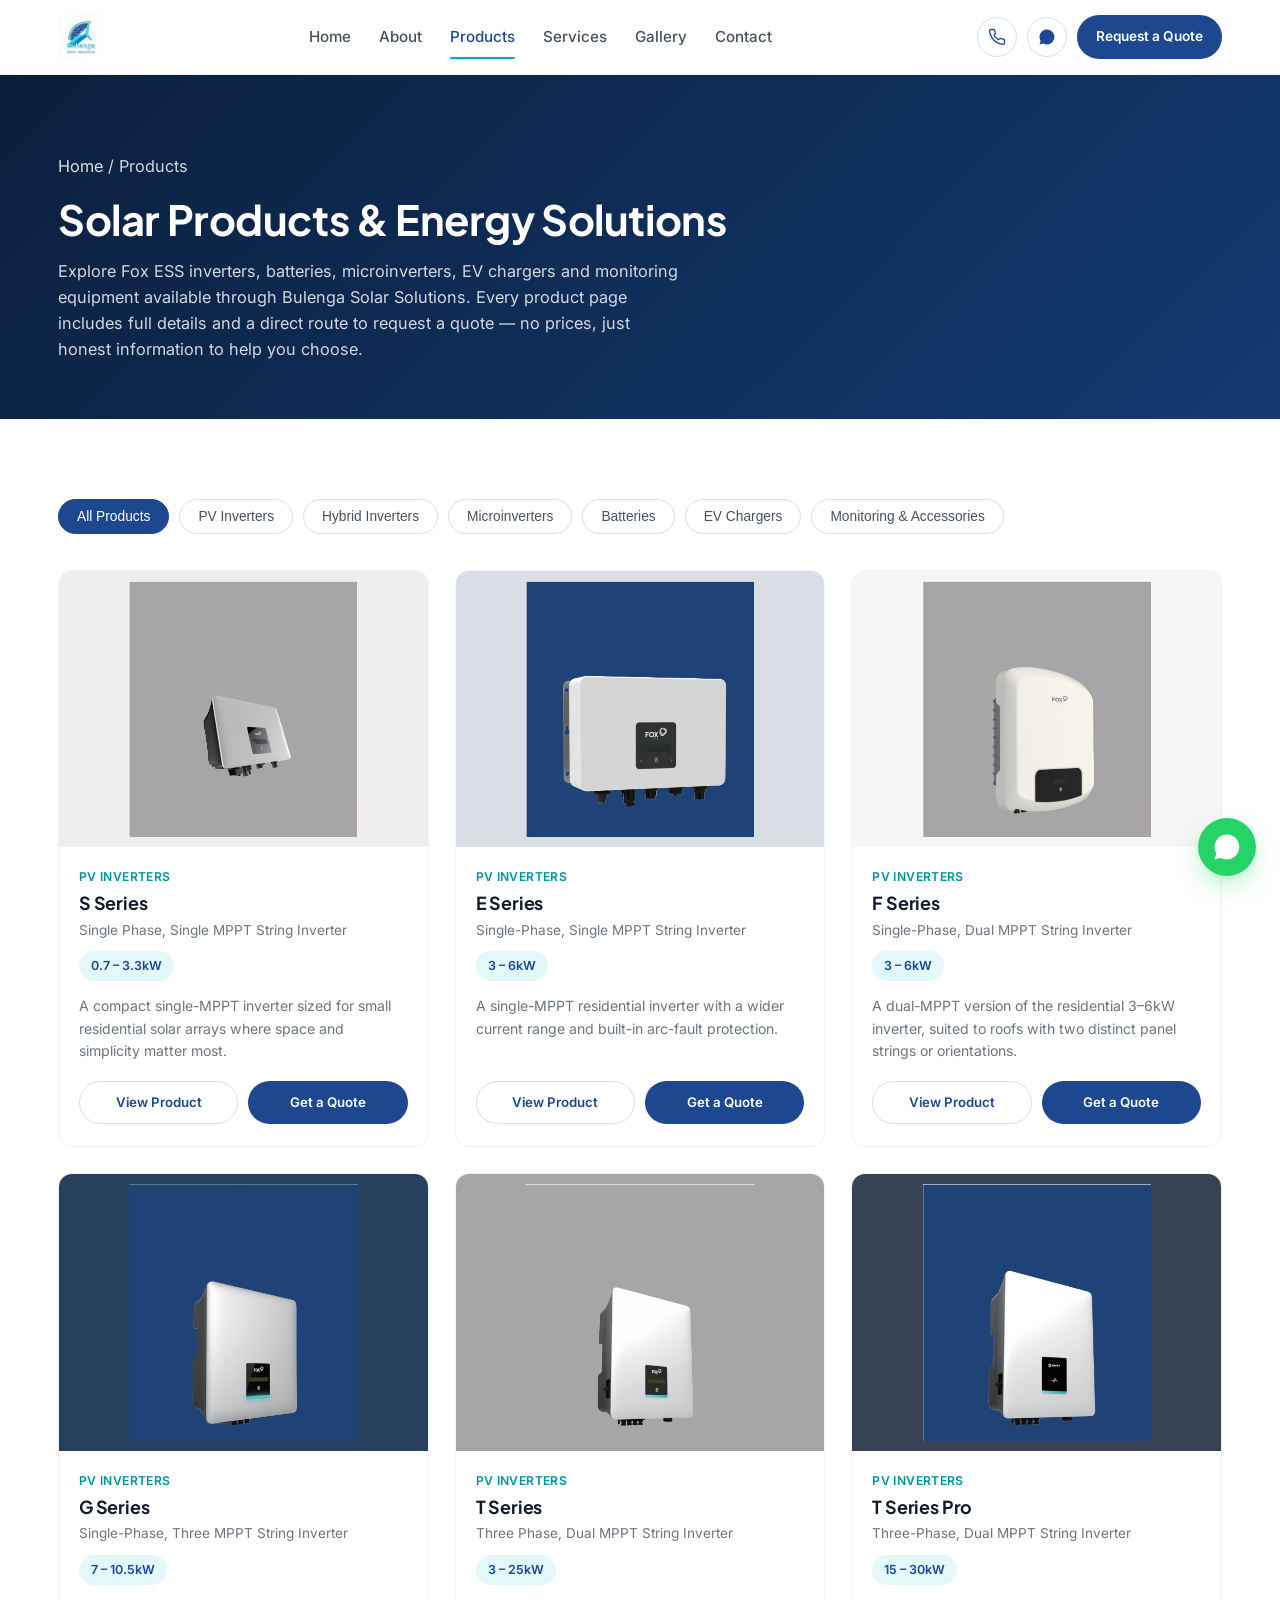
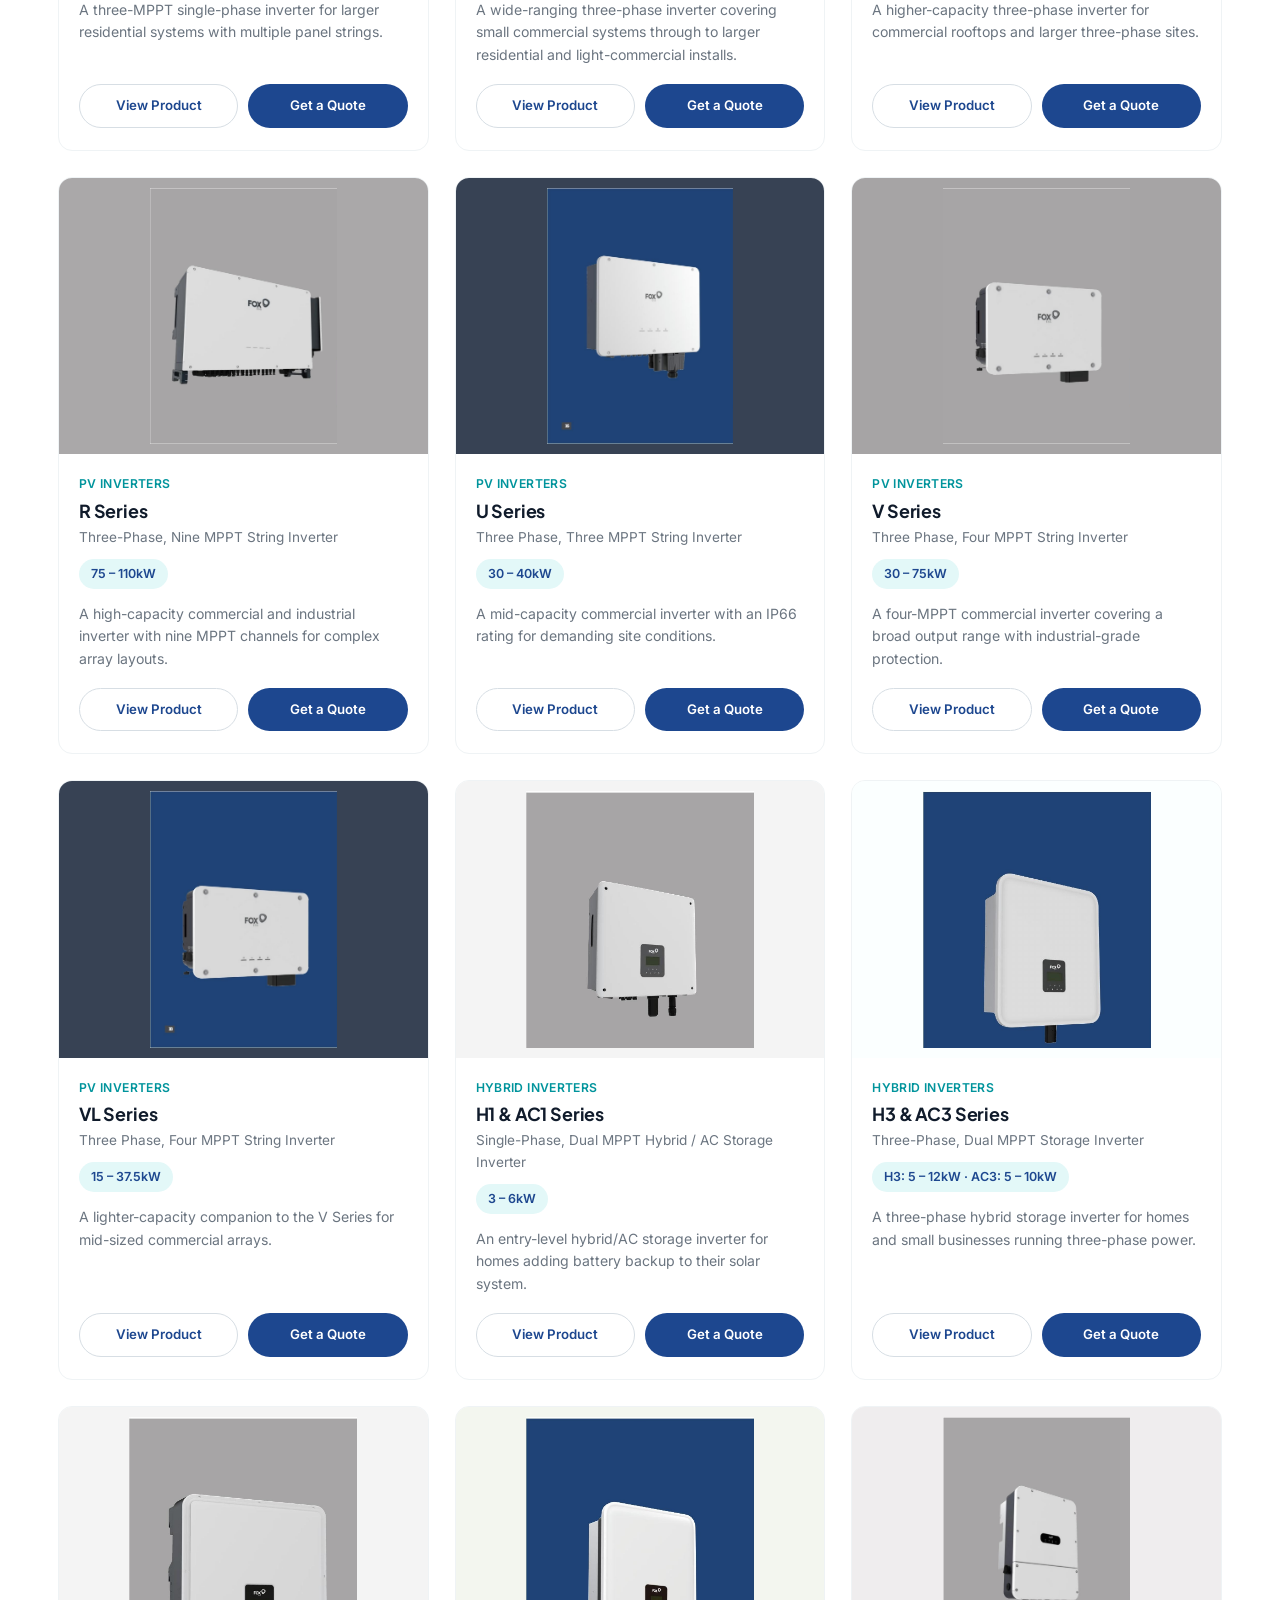
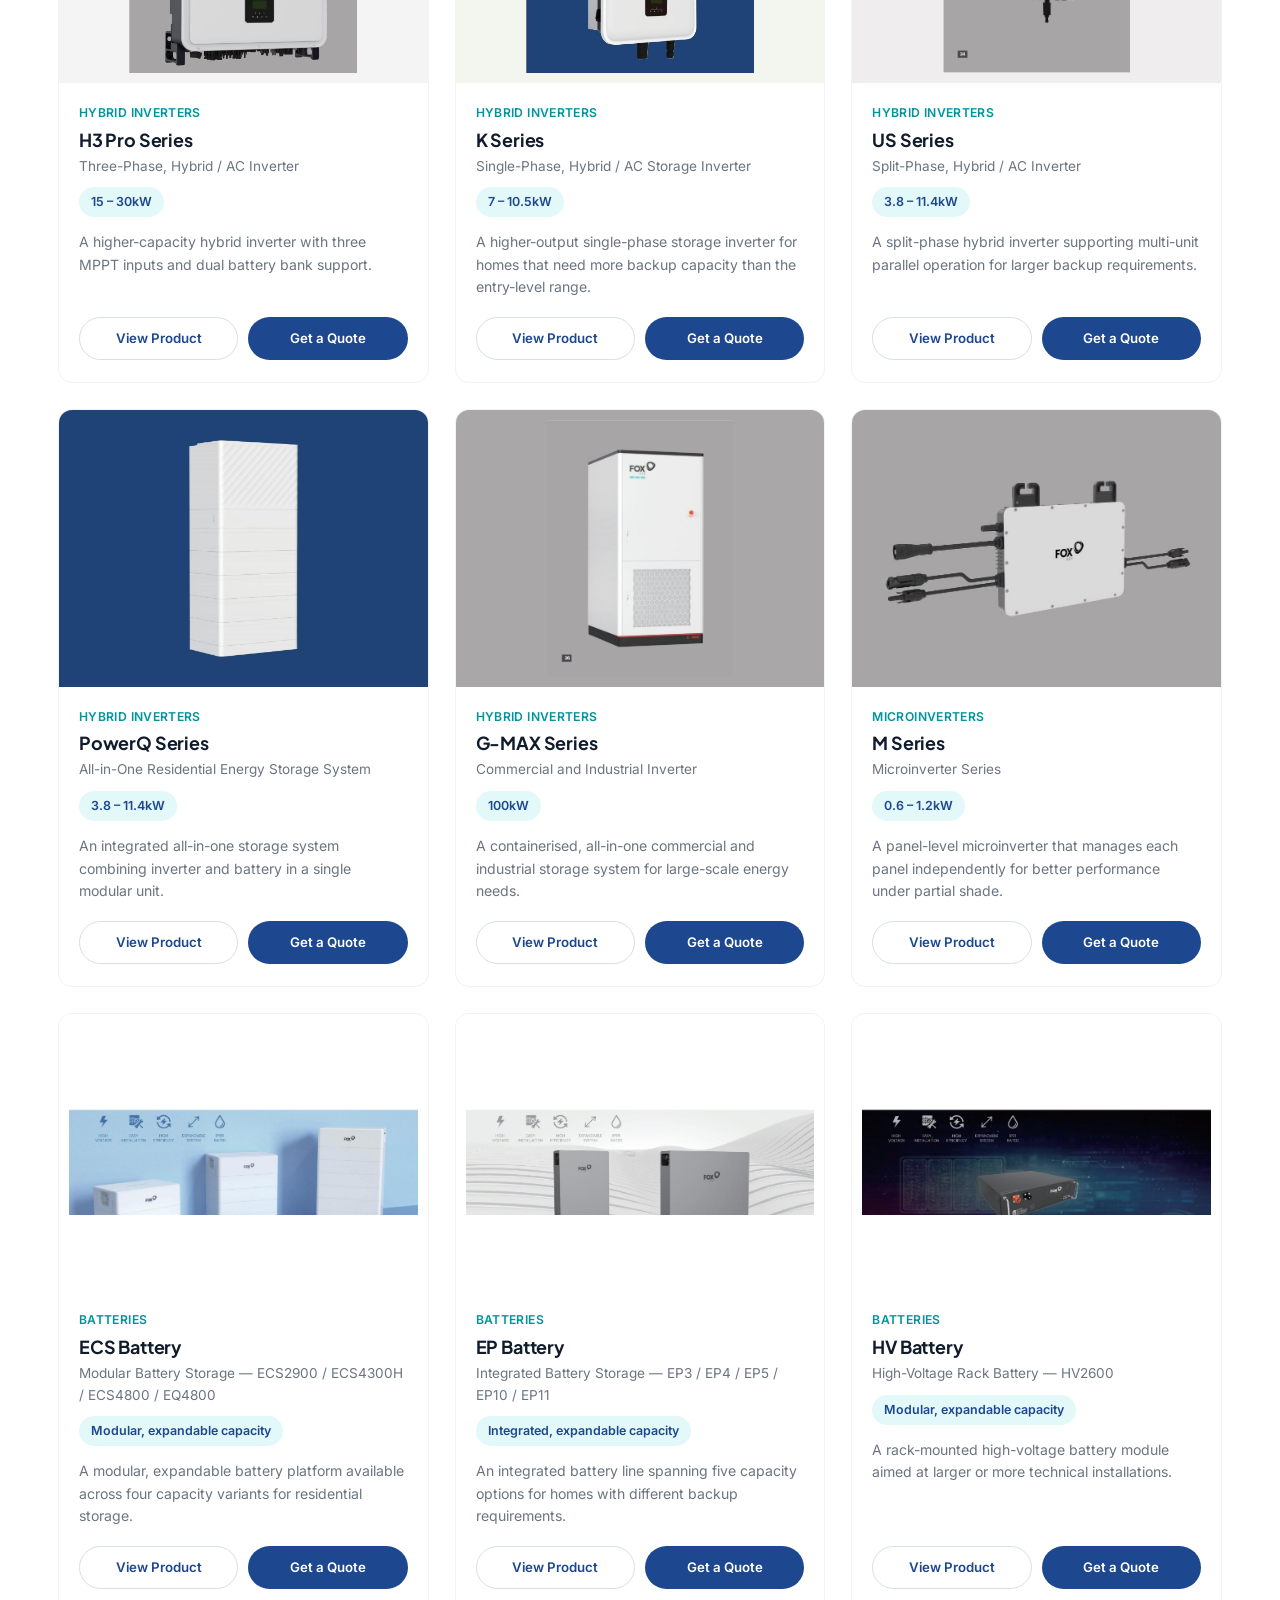
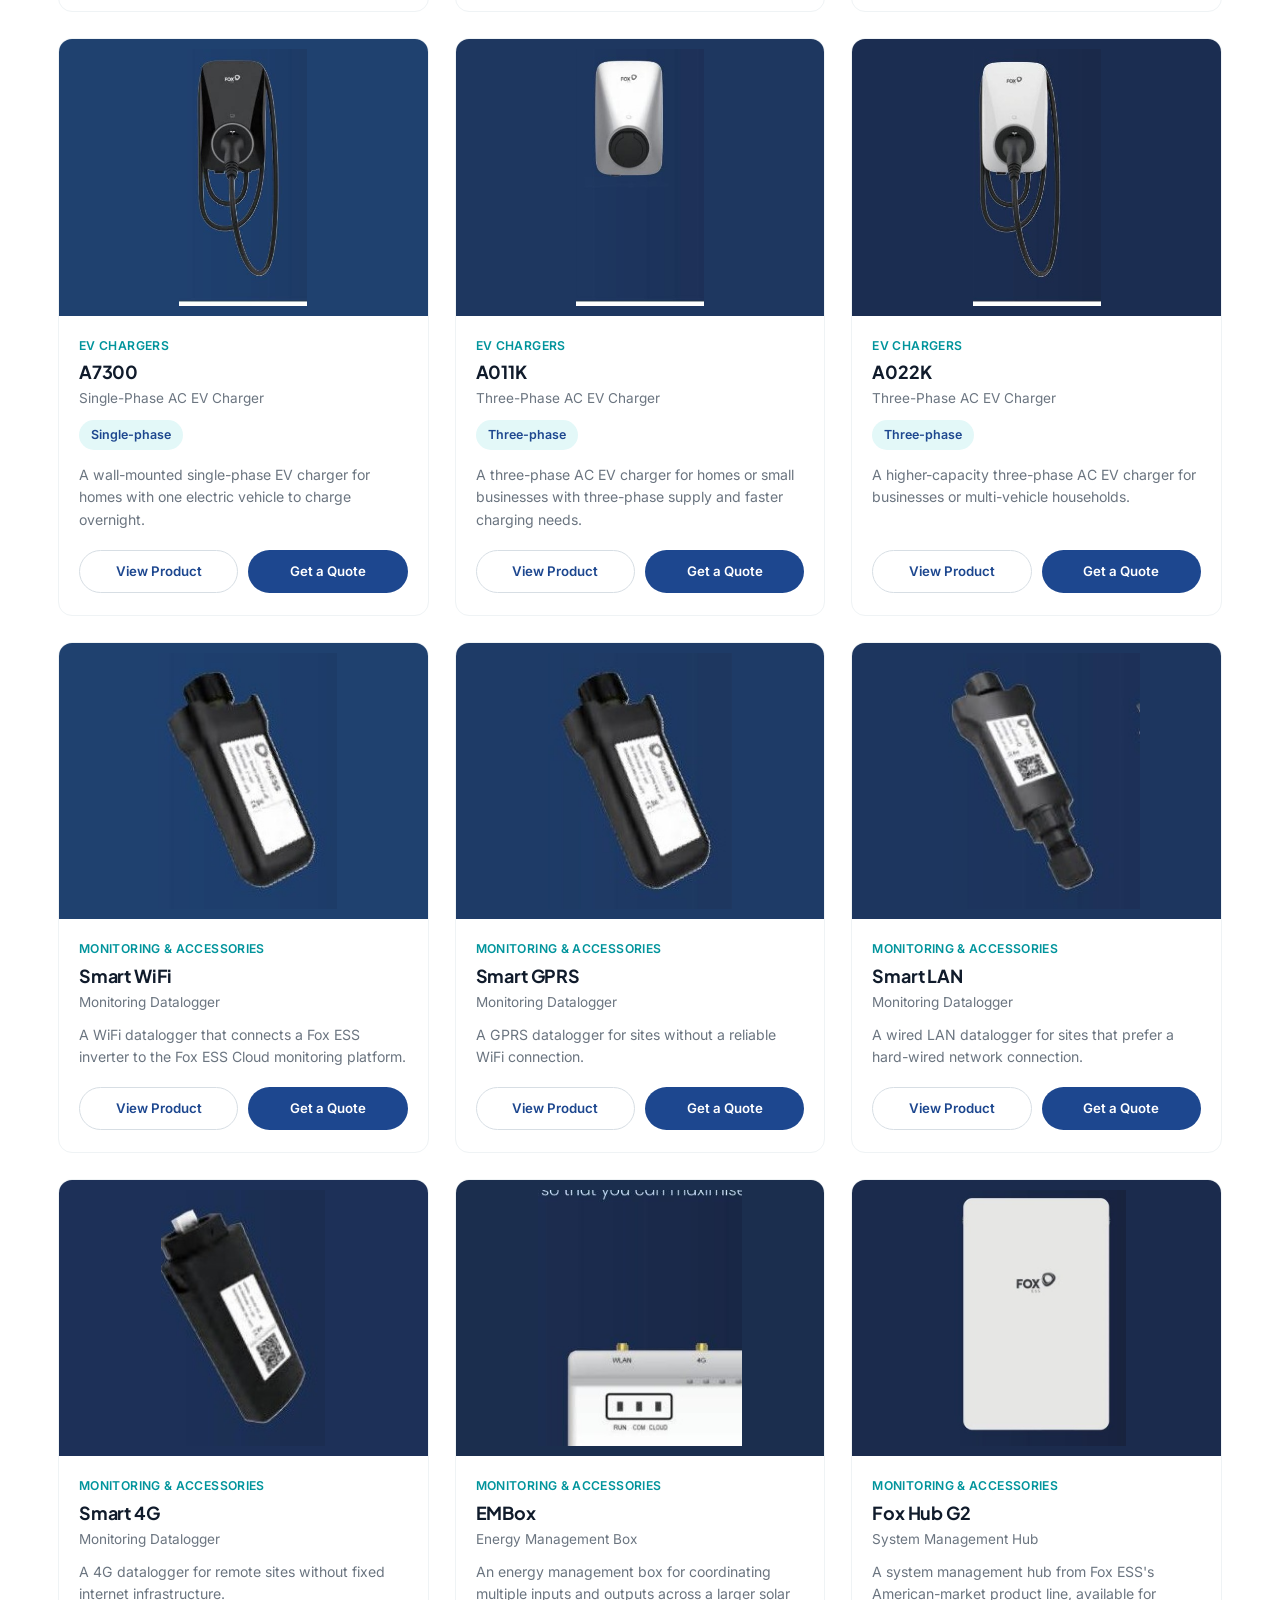
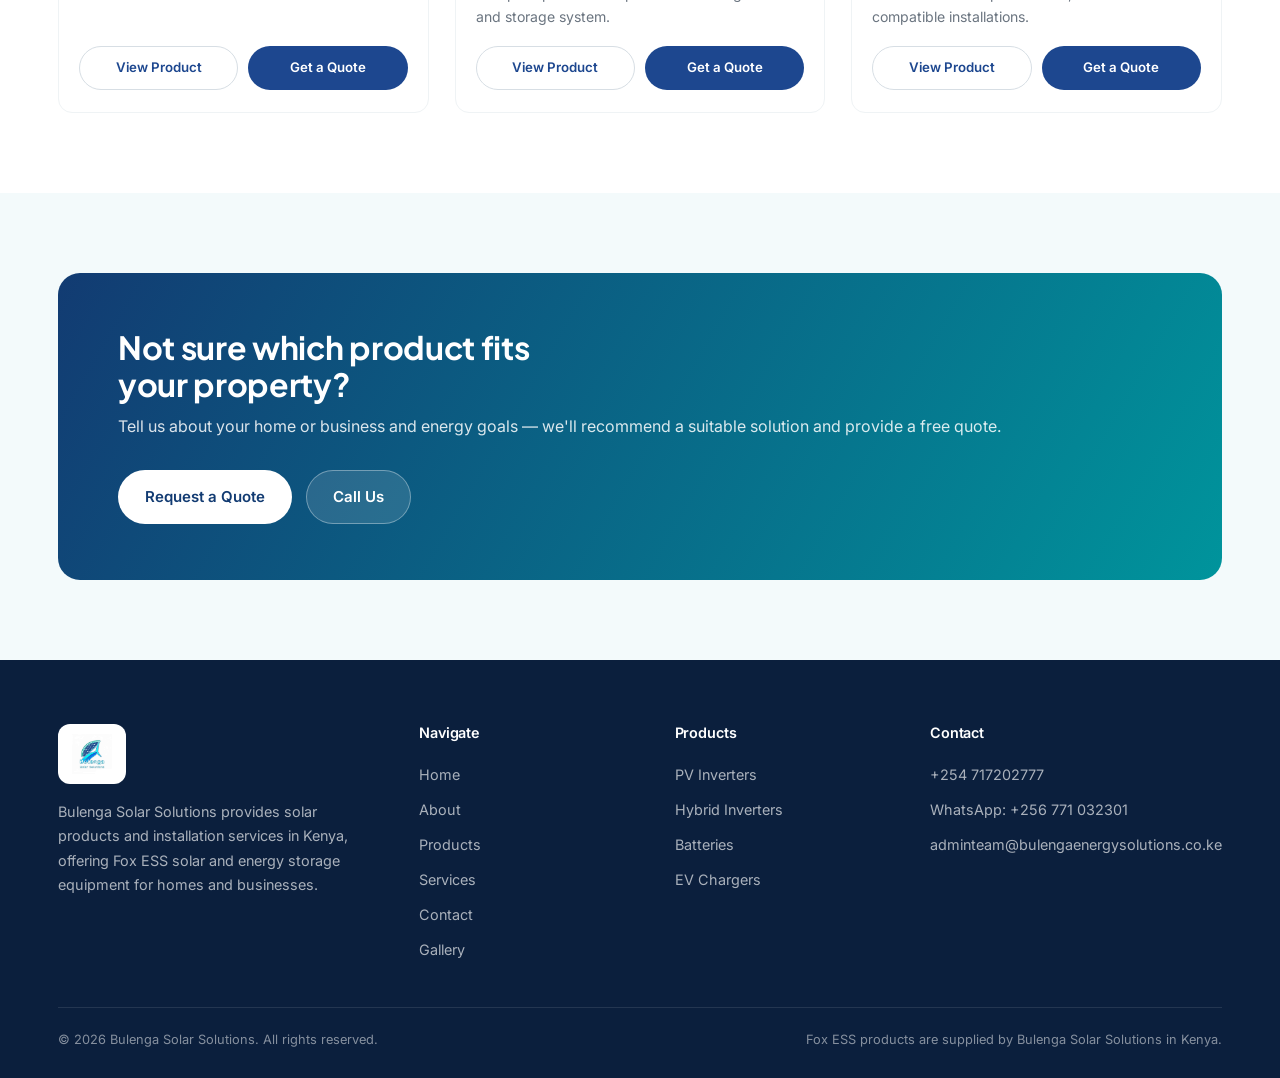
<file: products.html>
<!DOCTYPE html>
<html lang="en">
<head>
<meta charset="UTF-8">
<meta name="viewport" content="width=device-width, initial-scale=1.0">
<title>Solar Products | PV Inverters, Batteries &amp; EV Chargers — Bulenga Solar Solutions</title>
<meta name="description" content="Browse Bulenga Solar Solutions' range of Fox ESS solar products: PV inverters, hybrid inverters, microinverters, batteries, EV chargers and monitoring accessories. No prices — request a free quote.">
<link rel="preconnect" href="https://fonts.googleapis.com">
<link rel="preconnect" href="https://fonts.gstatic.com" crossorigin>
<link href="https://fonts.googleapis.com/css2?family=Plus+Jakarta+Sans:wght@600;700;800&family=Inter:wght@400;500;600&display=swap" rel="stylesheet">
<link rel="stylesheet" href="style.css">
</head>
<body data-page="products">

<div id="site-header"></div>

<main>
  <section class="page-hero">
    <div class="container">
      <p class="breadcrumb"><a href="index.html">Home</a> / Products</p>
      <h1>Solar Products &amp; Energy Solutions</h1>
      <p>Explore Fox ESS inverters, batteries, microinverters, EV chargers and monitoring equipment available through Bulenga Solar Solutions. Every product page includes full details and a direct route to request a quote — no prices, just honest information to help you choose.</p>
    </div>
  </section>

  <section class="section">
    <div class="container">
      <div class="category-filter" id="categoryFilter">
        <button class="filter-chip is-active" data-category="all">All Products</button>
      </div>
      <div class="product-grid" id="productGrid"></div>
    </div>
  </section>

  <section class="section section--tint">
    <div class="container">
      <div class="cta-band">
        <div>
          <h2>Not sure which product fits your property?</h2>
          <p>Tell us about your home or business and energy goals — we'll recommend a suitable solution and provide a free quote.</p>
        </div>
        <div class="cta-band__actions">
          <a href="contact.html#quote" class="btn" style="background:#fff;color:var(--blue-700);">Request a Quote</a>
          <a href="tel:+254717202777" class="btn btn--ghost-light">Call Us</a>
        </div>
      </div>
    </div>
  </section>
</main>

<div id="site-footer"></div>
<div id="whatsapp-float"></div>

<script src="assets/products-data.js"></script>
<script src="script.js"></script>
<script>
  function applyFilter(categoryId) {
    const products = categoryId === "all" ? PRODUCTS : getProductsByCategory(categoryId);
    renderProductGrid("productGrid", products);
    document.querySelectorAll(".filter-chip").forEach(chip => {
      chip.classList.toggle("is-active", chip.dataset.category === categoryId);
    });
  }

  document.addEventListener("DOMContentLoaded", () => {
    const filterEl = document.getElementById("categoryFilter");
    PRODUCT_CATEGORIES.forEach(cat => {
      const btn = document.createElement("button");
      btn.className = "filter-chip";
      btn.dataset.category = cat.id;
      btn.textContent = cat.name;
      filterEl.appendChild(btn);
    });

    filterEl.addEventListener("click", (e) => {
      const chip = e.target.closest(".filter-chip");
      if (!chip) return;
      applyFilter(chip.dataset.category);
      const url = new URL(window.location);
      if (chip.dataset.category === "all") url.searchParams.delete("category");
      else url.searchParams.set("category", chip.dataset.category);
      window.history.replaceState({}, "", url);
    });

    const initial = getQueryParam("category") || "all";
    applyFilter(initial);
  });
</script>
</body>
</html>
</file>
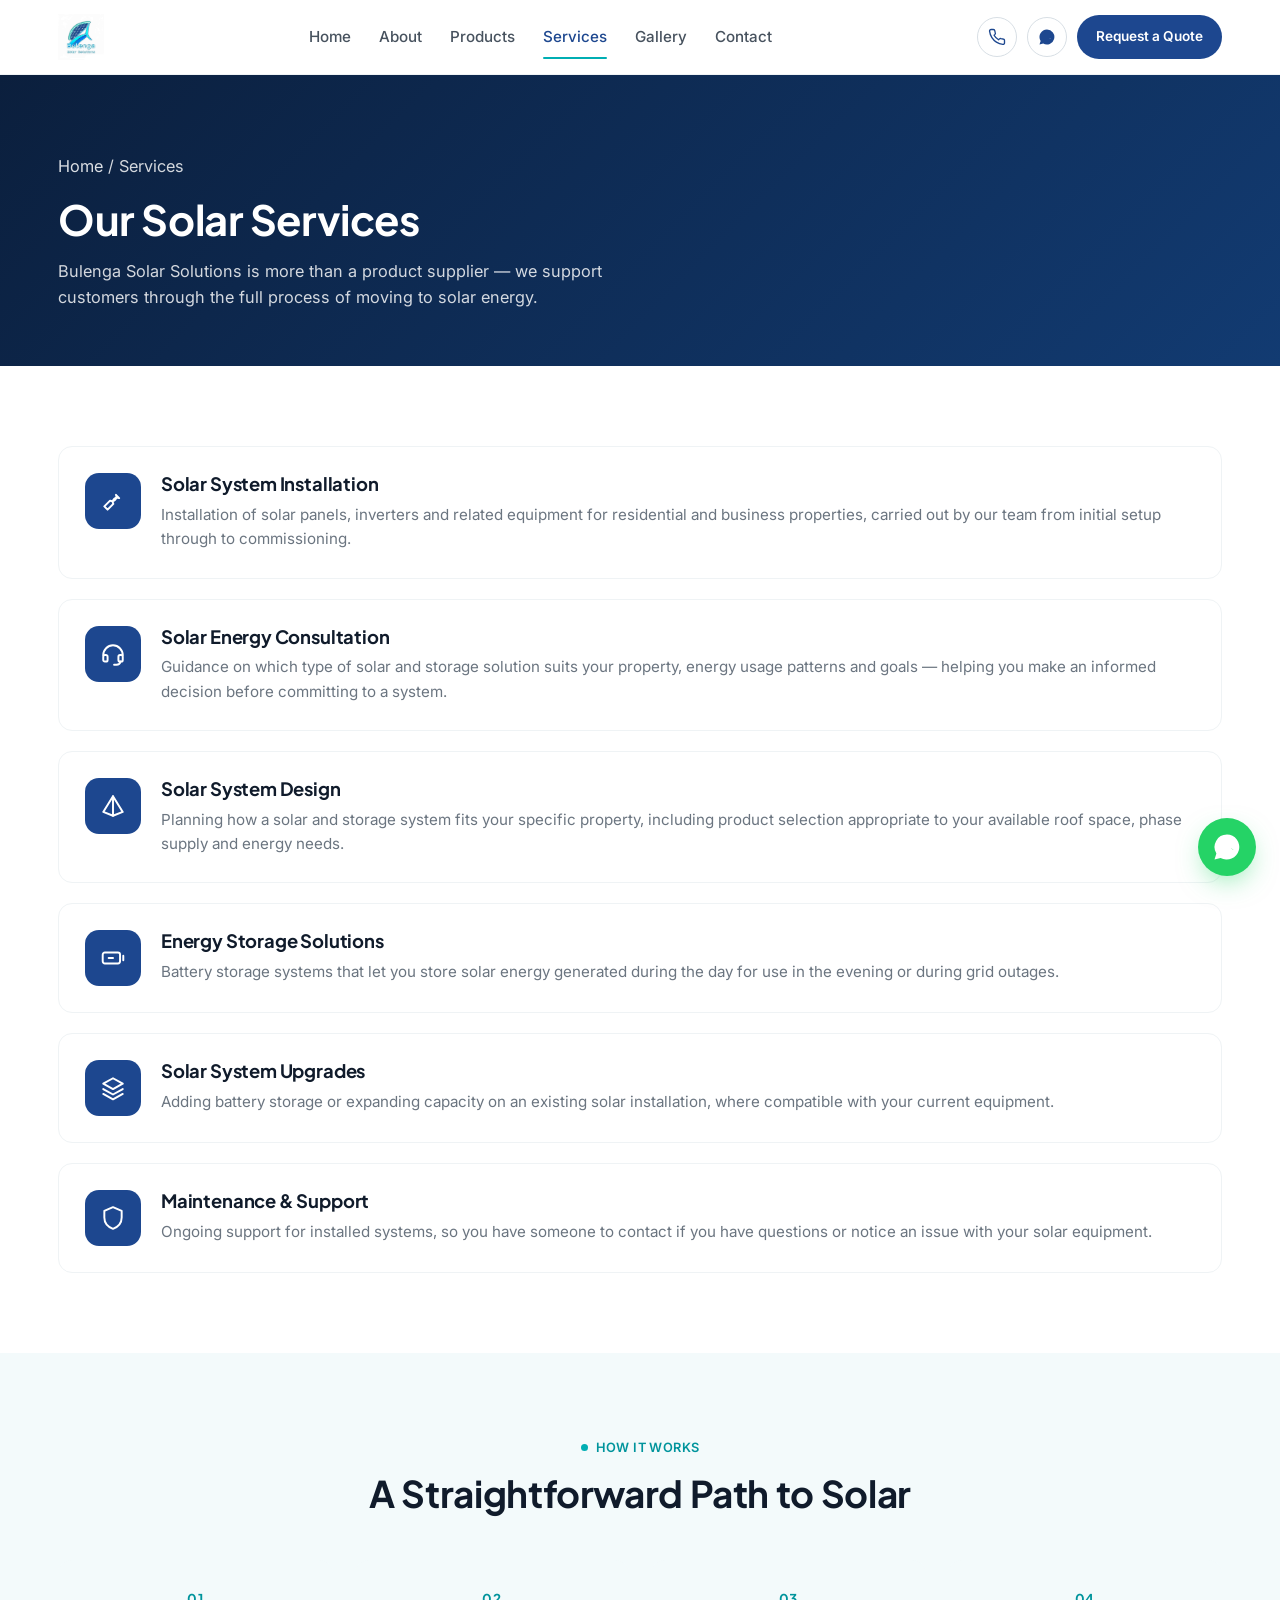
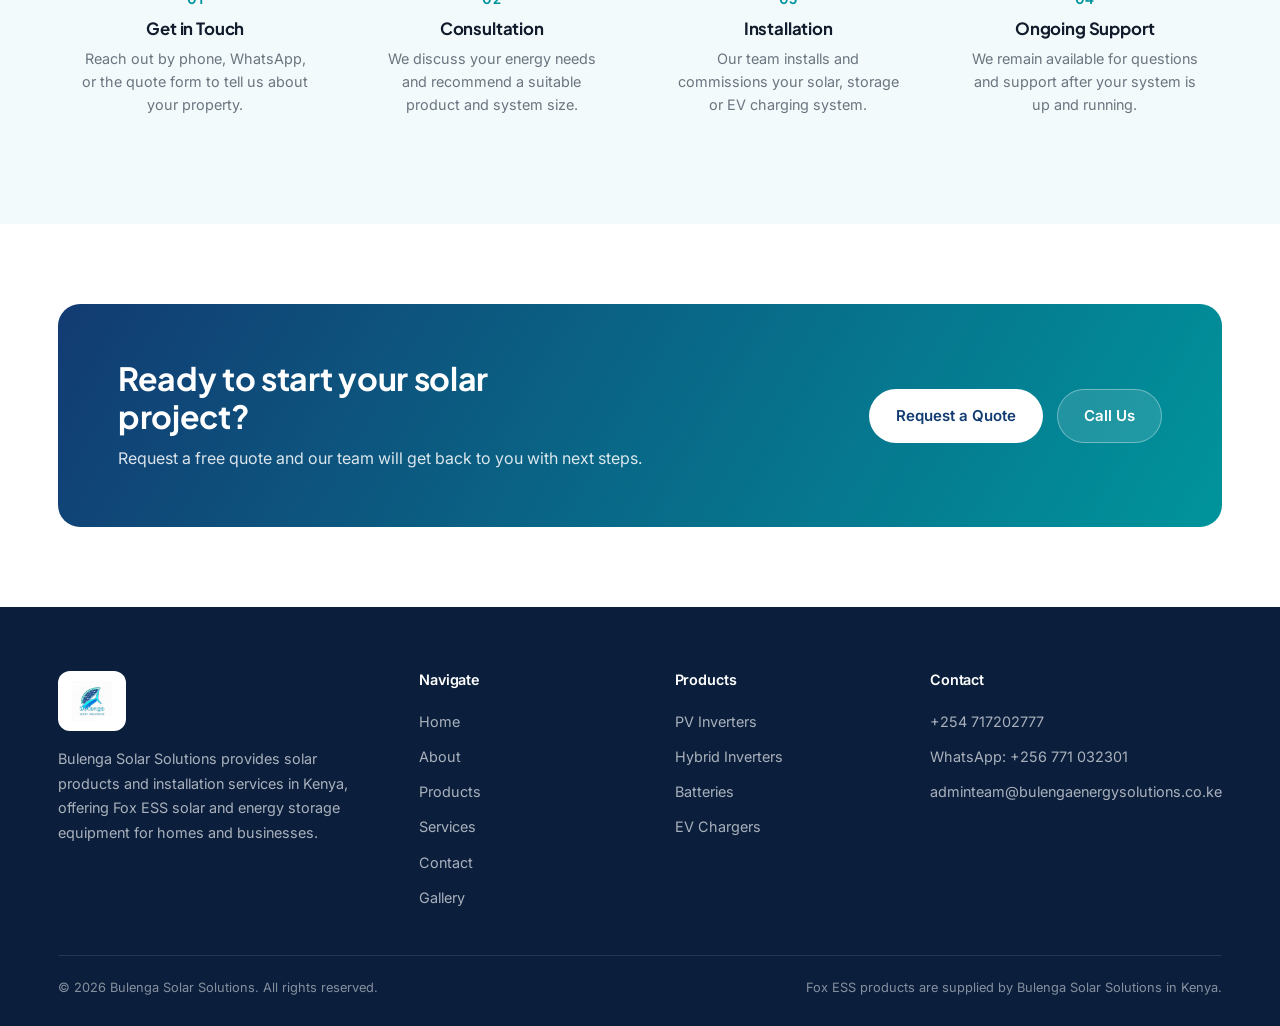
<file: services.html>
<!DOCTYPE html>
<html lang="en">
<head>
<meta charset="UTF-8">
<meta name="viewport" content="width=device-width, initial-scale=1.0">
<title>Solar Services | Installation &amp; Consultation — Bulenga Solar Solutions</title>
<meta name="description" content="Solar system installation, consultation, design and energy storage services from Bulenga Solar Solutions in Kenya. Request a free quote today.">
<link rel="preconnect" href="https://fonts.googleapis.com">
<link rel="preconnect" href="https://fonts.gstatic.com" crossorigin>
<link href="https://fonts.googleapis.com/css2?family=Plus+Jakarta+Sans:wght@600;700;800&family=Inter:wght@400;500;600&display=swap" rel="stylesheet">
<link rel="stylesheet" href="style.css">
</head>
<body data-page="services">

<div id="site-header"></div>

<main>
  <section class="page-hero">
    <div class="container">
      <p class="breadcrumb"><a href="index.html">Home</a> / Services</p>
      <h1>Our Solar Services</h1>
      <p>Bulenga Solar Solutions is more than a product supplier — we support customers through the full process of moving to solar energy.</p>
    </div>
  </section>

  <section class="section">
    <div class="container">
      <div class="service-list">
        <div class="service-item">
          <div class="service-item__icon" id="s-icon-1"></div>
          <div>
            <h3>Solar System Installation</h3>
            <p>Installation of solar panels, inverters and related equipment for residential and business properties, carried out by our team from initial setup through to commissioning.</p>
          </div>
        </div>
        <div class="service-item">
          <div class="service-item__icon" id="s-icon-2"></div>
          <div>
            <h3>Solar Energy Consultation</h3>
            <p>Guidance on which type of solar and storage solution suits your property, energy usage patterns and goals — helping you make an informed decision before committing to a system.</p>
          </div>
        </div>
        <div class="service-item">
          <div class="service-item__icon" id="s-icon-3"></div>
          <div>
            <h3>Solar System Design</h3>
            <p>Planning how a solar and storage system fits your specific property, including product selection appropriate to your available roof space, phase supply and energy needs.</p>
          </div>
        </div>
        <div class="service-item">
          <div class="service-item__icon" id="s-icon-4"></div>
          <div>
            <h3>Energy Storage Solutions</h3>
            <p>Battery storage systems that let you store solar energy generated during the day for use in the evening or during grid outages.</p>
          </div>
        </div>
        <div class="service-item">
          <div class="service-item__icon" id="s-icon-5"></div>
          <div>
            <h3>Solar System Upgrades</h3>
            <p>Adding battery storage or expanding capacity on an existing solar installation, where compatible with your current equipment.</p>
          </div>
        </div>
        <div class="service-item">
          <div class="service-item__icon" id="s-icon-6"></div>
          <div>
            <h3>Maintenance &amp; Support</h3>
            <p>Ongoing support for installed systems, so you have someone to contact if you have questions or notice an issue with your solar equipment.</p>
          </div>
        </div>
      </div>
    </div>
  </section>

  <section class="section section--tint">
    <div class="container">
      <div class="section-head center">
        <span class="eyebrow">How It Works</span>
        <h2>A Straightforward Path to Solar</h2>
      </div>
      <div class="grid-4">
        <div class="feature-card" style="text-align:center;">
          <div class="value-card__num" style="margin:0 auto 10px;">01</div>
          <h3>Get in Touch</h3>
          <p>Reach out by phone, WhatsApp, or the quote form to tell us about your property.</p>
        </div>
        <div class="feature-card" style="text-align:center;">
          <div class="value-card__num" style="margin:0 auto 10px;">02</div>
          <h3>Consultation</h3>
          <p>We discuss your energy needs and recommend a suitable product and system size.</p>
        </div>
        <div class="feature-card" style="text-align:center;">
          <div class="value-card__num" style="margin:0 auto 10px;">03</div>
          <h3>Installation</h3>
          <p>Our team installs and commissions your solar, storage or EV charging system.</p>
        </div>
        <div class="feature-card" style="text-align:center;">
          <div class="value-card__num" style="margin:0 auto 10px;">04</div>
          <h3>Ongoing Support</h3>
          <p>We remain available for questions and support after your system is up and running.</p>
        </div>
      </div>
    </div>
  </section>

  <section class="section">
    <div class="container">
      <div class="cta-band">
        <div>
          <h2>Ready to start your solar project?</h2>
          <p>Request a free quote and our team will get back to you with next steps.</p>
        </div>
        <div class="cta-band__actions">
          <a href="contact.html#quote" class="btn" style="background:#fff;color:var(--blue-700);">Request a Quote</a>
          <a href="tel:+254717202777" class="btn btn--ghost-light">Call Us</a>
        </div>
      </div>
    </div>
  </section>
</main>

<div id="site-footer"></div>
<div id="whatsapp-float"></div>

<script src="assets/products-data.js"></script>
<script src="script.js"></script>
<script>
  document.addEventListener("DOMContentLoaded", () => {
    document.getElementById("s-icon-1").innerHTML = icon("tools");
    document.getElementById("s-icon-2").innerHTML = icon("headset");
    document.getElementById("s-icon-3").innerHTML = icon("design");
    document.getElementById("s-icon-4").innerHTML = icon("battery");
    document.getElementById("s-icon-5").innerHTML = icon("layers");
    document.getElementById("s-icon-6").innerHTML = icon("shield");
  });
</script>
</body>
</html>
</file>
<file: style.css>
/* =========================================================
   Bulenga Solar Solutions — Stylesheet
   Palette extracted from the supplied Bulenga logo:
   deep brand blue + turquoise/cyan, on light neutral backgrounds.
   ========================================================= */

:root {
  --blue-900: #0B1F3D;
  --blue-800: #10285099-;
  --blue-700: #123B72;
  --blue-600: #1D478F;
  --blue-500: #2A5FB8;
  --cyan-600: #00949C;
  --cyan-500: #00AEB3;
  --cyan-400: #1FCBCE;
  --cyan-100: #E3F8F8;
  --ink: #101B2B;
  --gray-700: #47525E;
  --gray-500: #6B7580;
  --gray-300: #D7DEE4;
  --gray-100: #EFF3F5;
  --bg-tint: #F3FAFB;
  --white: #FFFFFF;
  --ok-bg: #EAF6EE; --ok-text: #205E32; --ok-border: #BFE3C8;
  --err-bg: #FCEEEC; --err-text: #8A2A20; --err-border: #F0C6BE;

  --font-head: "Plus Jakarta Sans", -apple-system, "Segoe UI", sans-serif;
  --font-body: "Inter", -apple-system, "Segoe UI", sans-serif;

  --radius-sm: 8px;
  --radius-md: 14px;
  --radius-lg: 22px;
  --shadow-sm: 0 2px 10px -4px rgba(16,27,43,0.12);
  --shadow-md: 0 16px 40px -18px rgba(16,27,43,0.28);
  --ease: cubic-bezier(0.22, 1, 0.36, 1);
  --content-width: 1220px;
}

/* fix accidental typo-safe value above */
:root { --blue-800: #102850; }

* { box-sizing: border-box; }

@media (prefers-reduced-motion: reduce) {
  *, *::before, *::after {
    animation-duration: 0.01ms !important;
    transition-duration: 0.01ms !important;
    scroll-behavior: auto !important;
  }
}

html { scroll-behavior: smooth; }

body {
  margin: 0;
  font-family: var(--font-body);
  color: var(--gray-700);
  background: var(--white);
  line-height: 1.6;
  -webkit-font-smoothing: antialiased;
}

img { max-width: 100%; display: block; }

h1, h2, h3, h4 {
  font-family: var(--font-head);
  color: var(--ink);
  line-height: 1.18;
  margin: 0;
  letter-spacing: -0.01em;
}
h1 { font-weight: 700; }
h2 { font-size: clamp(1.7rem, 3vw, 2.3rem); font-weight: 700; }
h3 { font-size: 1.15rem; font-weight: 700; }

p { margin: 0; }
a { color: inherit; text-decoration: none; }
ul { list-style: none; margin: 0; padding: 0; }

:focus-visible { outline: 2px solid var(--blue-600); outline-offset: 3px; }

.container {
  max-width: var(--content-width);
  margin: 0 auto;
  padding: 0 28px;
}

.section { padding: 80px 0; }
.section--tint { background: var(--bg-tint); }
.section--dark { background: var(--blue-900); color: rgba(255,255,255,0.82); }
.section--dark h2, .section--dark h3 { color: var(--white); }

.eyebrow {
  display: inline-flex;
  align-items: center;
  gap: 8px;
  font-size: 0.8rem;
  font-weight: 600;
  color: var(--cyan-600);
  letter-spacing: 0.03em;
  text-transform: uppercase;
  margin-bottom: 14px;
}
.eyebrow::before {
  content: "";
  width: 7px; height: 7px; border-radius: 50%;
  background: var(--cyan-500);
}

.section-head { max-width: 640px; margin-bottom: 44px; }
.section-head p { color: var(--gray-500); font-size: 1.02rem; margin-top: 12px; }
.section-head.center { margin-left: auto; margin-right: auto; text-align: center; }

/* =============== BUTTONS =============== */
.btn {
  display: inline-flex;
  align-items: center;
  justify-content: center;
  gap: 9px;
  padding: 14px 26px;
  border-radius: 999px;
  font-family: var(--font-body);
  font-size: 0.94rem;
  font-weight: 600;
  border: 1px solid transparent;
  cursor: pointer;
  transition: background-color 0.22s var(--ease), color 0.22s var(--ease), border-color 0.22s var(--ease), transform 0.15s var(--ease), box-shadow 0.22s var(--ease);
  white-space: nowrap;
}
.btn--primary { background: var(--blue-600); color: var(--white); }
.btn--primary:hover { background: var(--blue-700); box-shadow: var(--shadow-sm); }
.btn--cyan { background: var(--cyan-500); color: var(--white); }
.btn--cyan:hover { background: var(--cyan-600); box-shadow: var(--shadow-sm); }
.btn--outline { background: transparent; color: var(--blue-600); border-color: var(--gray-300); }
.btn--outline:hover { border-color: var(--blue-600); background: var(--bg-tint); }
.btn--ghost-light { background: rgba(255,255,255,0.12); color: var(--white); border-color: rgba(255,255,255,0.35); }
.btn--ghost-light:hover { background: rgba(255,255,255,0.22); }
.btn--sm { padding: 10px 18px; font-size: 0.85rem; }
.btn--wide { width: 100%; }
.btn:active { transform: scale(0.98); }
.btn svg { width: 17px; height: 17px; flex-shrink: 0; }

.btn__spinner { display: none; width: 15px; height: 15px; border: 2px solid rgba(255,255,255,0.4); border-top-color: #fff; border-radius: 50%; }
.btn.is-loading .btn__spinner { display: inline-block; animation: spin 0.7s linear infinite; }
.btn.is-loading .btn__label { opacity: 0.7; }
.btn.is-loading { pointer-events: none; }
@keyframes spin { to { transform: rotate(360deg); } }

/* =============== HEADER =============== */
.site-header {
  position: sticky; top: 0; z-index: 50;
  background: rgba(255,255,255,0.94);
  backdrop-filter: blur(10px);
  border-bottom: 1px solid var(--gray-100);
}
.site-header__inner {
  max-width: var(--content-width);
  margin: 0 auto;
  padding: 14px 28px;
  display: flex;
  align-items: center;
  justify-content: space-between;
  gap: 20px;
}
.brand { display: flex; align-items: center; gap: 10px; }
.brand img { height: 46px; width: auto; }

.primary-nav { display: flex; gap: 28px; font-size: 0.95rem; font-weight: 500; }
.primary-nav a { color: var(--gray-700); padding: 6px 0; position: relative; transition: color 0.2s; }
.primary-nav a:hover, .primary-nav a.is-active { color: var(--blue-600); }
.primary-nav a.is-active::after {
  content: ""; position: absolute; left: 0; right: 0; bottom: -4px; height: 2px;
  background: var(--cyan-500); border-radius: 2px;
}

.header-actions { display: flex; align-items: center; gap: 10px; }
.icon-btn {
  display: inline-flex; align-items: center; justify-content: center;
  width: 40px; height: 40px; border-radius: 50%;
  border: 1px solid var(--gray-300); color: var(--blue-600);
  transition: border-color 0.2s, background 0.2s;
}
.icon-btn:hover { border-color: var(--blue-600); background: var(--bg-tint); }
.icon-btn svg { width: 18px; height: 18px; }

.nav-toggle {
  display: none; flex-direction: column; justify-content: center; gap: 5px;
  width: 36px; height: 36px; background: none; border: none; cursor: pointer;
}
.nav-toggle span { display: block; height: 2px; background: var(--ink); border-radius: 2px; transition: transform 0.25s var(--ease), opacity 0.2s; }
.nav-toggle.is-open span:nth-child(1) { transform: translateY(6.5px) rotate(45deg); }
.nav-toggle.is-open span:nth-child(2) { opacity: 0; }
.nav-toggle.is-open span:nth-child(3) { transform: translateY(-6.5px) rotate(-45deg); }

.mobile-nav { display: none; flex-direction: column; padding: 6px 28px 24px; border-top: 1px solid var(--gray-100); }
.mobile-nav a { padding: 13px 0; font-size: 1.02rem; border-bottom: 1px solid var(--gray-100); color: var(--gray-700); }
.mobile-nav .mobile-nav__actions { display: flex; flex-direction: column; gap: 10px; margin-top: 16px; }
.mobile-nav.is-open { display: flex; }

/* =============== HERO =============== */
.hero {
  position: relative;
  overflow: hidden;
  background: linear-gradient(135deg, var(--blue-900) 0%, var(--blue-700) 62%, var(--cyan-600) 130%);
  color: #fff;
}
.hero__grid {
  display: grid;
  grid-template-columns: 1.05fr 0.95fr;
  align-items: center;
  gap: 40px;
  padding: 84px 0 96px;
}
.hero__eyebrow {
  display: inline-flex; align-items: center; gap: 8px;
  font-size: 0.8rem; font-weight: 600; letter-spacing: 0.04em; text-transform: uppercase;
  color: var(--cyan-400); margin-bottom: 20px;
}
.hero__eyebrow::before { content: ""; width: 7px; height: 7px; border-radius: 50%; background: var(--cyan-400); }
.hero h1 { color: #fff; font-size: clamp(2.1rem, 4vw, 3.1rem); max-width: 620px; }
.hero p.hero__sub { margin-top: 20px; font-size: 1.08rem; color: rgba(255,255,255,0.82); max-width: 500px; }
.hero__ctas { display: flex; gap: 14px; flex-wrap: wrap; margin-top: 34px; }
.hero__media { position: relative; border-radius: var(--radius-lg); overflow: hidden; box-shadow: var(--shadow-md); }
.hero__media img { width: 100%; height: 100%; object-fit: cover; aspect-ratio: 4/3; }

.hero__stats { display: flex; gap: 28px; margin-top: 40px; flex-wrap: wrap; }
.hero__stat { display: flex; align-items: center; gap: 10px; font-size: 0.92rem; color: rgba(255,255,255,0.85); }
.hero__stat svg { width: 20px; height: 20px; color: var(--cyan-400); flex-shrink: 0; }

/* =============== PAGE HERO (inner pages) =============== */
.page-hero {
  background: linear-gradient(135deg, var(--blue-900), var(--blue-700));
  color: #fff;
  padding: 64px 0 56px;
}
.page-hero h1 { color: #fff; font-size: clamp(1.9rem, 3.4vw, 2.6rem); }
.page-hero p { margin-top: 14px; color: rgba(255,255,255,0.82); max-width: 620px; font-size: 1.02rem; }
.breadcrumb { font-size: 0.85rem; color: rgba(255,255,255,0.65); margin-bottom: 16px; }
.breadcrumb a { color: rgba(255,255,255,0.85); }
.breadcrumb a:hover { text-decoration: underline; }

/* =============== CARDS: CATEGORY / FEATURE / VALUE =============== */
.grid-3 { display: grid; grid-template-columns: repeat(3, 1fr); gap: 24px; }
.grid-4 { display: grid; grid-template-columns: repeat(4, 1fr); gap: 22px; }
.grid-2 { display: grid; grid-template-columns: repeat(2, 1fr); gap: 24px; }

.category-card {
  display: block;
  background: var(--white);
  border: 1px solid var(--gray-100);
  border-radius: var(--radius-md);
  padding: 30px 26px;
  transition: transform 0.25s var(--ease), box-shadow 0.25s var(--ease), border-color 0.25s var(--ease);
}
.category-card:hover { transform: translateY(-4px); box-shadow: var(--shadow-md); border-color: transparent; }
.category-card__icon {
  width: 52px; height: 52px; border-radius: 14px;
  background: var(--cyan-100); color: var(--cyan-600);
  display: flex; align-items: center; justify-content: center;
  margin-bottom: 20px;
}
.category-card__icon svg { width: 26px; height: 26px; }
.category-card h3 { margin-bottom: 8px; }
.category-card p { font-size: 0.92rem; color: var(--gray-500); margin-bottom: 18px; }
.category-card__link { font-size: 0.88rem; font-weight: 600; color: var(--blue-600); display: inline-flex; align-items: center; gap: 6px; }
.category-card__link svg { width: 15px; height: 15px; transition: transform 0.2s; }
.category-card:hover .category-card__link svg { transform: translateX(3px); }

.feature-card { padding: 28px 24px; border-radius: var(--radius-md); background: var(--bg-tint); }
.feature-card__icon {
  width: 46px; height: 46px; border-radius: 12px;
  background: var(--white); color: var(--blue-600);
  display: flex; align-items: center; justify-content: center; margin-bottom: 16px;
  box-shadow: var(--shadow-sm);
}
.feature-card__icon svg { width: 22px; height: 22px; }
.feature-card h3 { margin-bottom: 8px; font-size: 1.05rem; }
.feature-card p { font-size: 0.9rem; color: var(--gray-500); }

.value-card { text-align: left; }
.value-card__num { font-family: var(--font-head); font-size: 0.85rem; font-weight: 700; color: var(--cyan-600); margin-bottom: 10px; letter-spacing: 0.02em; }

/* =============== PRODUCT CARDS =============== */
.product-grid { display: grid; grid-template-columns: repeat(3, 1fr); gap: 26px; }
.product-card {
  display: flex; flex-direction: column;
  background: var(--white);
  border: 1px solid var(--gray-100);
  border-radius: var(--radius-md);
  overflow: hidden;
  transition: box-shadow 0.25s var(--ease), transform 0.25s var(--ease);
}
.product-card:hover { box-shadow: var(--shadow-md); transform: translateY(-3px); }
.product-card__media {
  aspect-ratio: 4/3;
  display: flex; align-items: center; justify-content: center;
  overflow: hidden;
}
.product-card__media img { width: 100%; height: 100%; object-fit: contain; padding: 10px; }
.product-card__body { padding: 20px 20px 22px; display: flex; flex-direction: column; flex: 1; }
.product-card__category { font-size: 0.76rem; font-weight: 600; color: var(--cyan-600); text-transform: uppercase; letter-spacing: 0.03em; margin-bottom: 6px; }
.product-card__title { font-size: 1.12rem; margin-bottom: 6px; }
.product-card__series { font-size: 0.85rem; color: var(--gray-500); margin-bottom: 10px; }
.product-card__power {
  display: inline-flex; align-self: flex-start;
  font-size: 0.78rem; font-weight: 600; color: var(--blue-600);
  background: var(--cyan-100); padding: 5px 12px; border-radius: 999px; margin-bottom: 14px;
}
.product-card__desc { font-size: 0.88rem; color: var(--gray-500); margin-bottom: 18px; flex: 1; }
.product-card__actions { display: flex; gap: 10px; margin-top: auto; }
.product-card__actions .btn { flex: 1; padding: 10px 12px; font-size: 0.83rem; }

.category-filter { display: flex; flex-wrap: wrap; gap: 10px; margin-bottom: 36px; }
.filter-chip {
  padding: 9px 18px; border-radius: 999px; border: 1px solid var(--gray-300);
  font-size: 0.86rem; font-weight: 500; color: var(--gray-700); background: var(--white); cursor: pointer;
  transition: all 0.2s;
}
.filter-chip:hover { border-color: var(--blue-600); }
.filter-chip.is-active { background: var(--blue-600); border-color: var(--blue-600); color: #fff; }

/* =============== PRODUCT DETAIL =============== */
.product-detail__grid { display: grid; grid-template-columns: 0.9fr 1.1fr; gap: 56px; align-items: start; }
.product-detail__media {
  border-radius: var(--radius-lg);
  aspect-ratio: 1/1;
  display: flex; align-items: center; justify-content: center;
  overflow: hidden;
  position: sticky; top: 100px;
}
.product-detail__media img { width: 100%; height: 100%; object-fit: contain; padding: 40px; }
.product-detail__category { font-size: 0.82rem; font-weight: 600; color: var(--cyan-600); text-transform: uppercase; letter-spacing: 0.03em; margin-bottom: 10px; }
.product-detail__title { font-size: clamp(1.7rem, 3vw, 2.2rem); margin-bottom: 10px; }
.product-detail__series { color: var(--gray-500); font-size: 1rem; margin-bottom: 22px; }
.spec-row { display: flex; flex-wrap: wrap; gap: 10px; margin-bottom: 26px; }
.spec-chip { background: var(--bg-tint); border: 1px solid var(--gray-100); border-radius: 10px; padding: 10px 16px; font-size: 0.84rem; }
.spec-chip strong { display: block; color: var(--ink); font-size: 0.92rem; margin-top: 2px; }
.spec-chip span { color: var(--gray-500); font-size: 0.74rem; text-transform: uppercase; letter-spacing: 0.03em; }

.product-detail__desc { font-size: 1rem; line-height: 1.75; color: var(--gray-700); margin-bottom: 30px; }
.product-detail__section { margin-bottom: 30px; }
.product-detail__section h3 { margin-bottom: 14px; }
.feature-list { display: grid; grid-template-columns: 1fr 1fr; gap: 10px 20px; }
.feature-list li { font-size: 0.92rem; color: var(--gray-700); padding-left: 22px; position: relative; }
.feature-list li::before {
  content: ""; position: absolute; left: 0; top: 7px; width: 14px; height: 14px; border-radius: 50%;
  background: var(--cyan-100);
  box-shadow: inset 0 0 0 4px var(--cyan-500);
}
.application-tags { display: flex; gap: 10px; flex-wrap: wrap; }
.application-tag { padding: 8px 16px; border-radius: 999px; background: var(--blue-600); color: #fff; font-size: 0.82rem; font-weight: 500; }

.product-detail__ctas { display: flex; gap: 14px; flex-wrap: wrap; padding-top: 10px; border-top: 1px solid var(--gray-100); margin-top: 8px; }

.related-products { margin-top: 80px; }

/* =============== ABOUT / SERVICES =============== */
.about-grid { display: grid; grid-template-columns: 1fr 1fr; gap: 60px; align-items: center; }
.about-grid img { border-radius: var(--radius-lg); aspect-ratio: 4/3; object-fit: cover; }
.about-copy p { font-size: 1.02rem; color: var(--gray-700); margin-bottom: 18px; line-height: 1.75; }

.service-list { display: grid; gap: 20px; }
.service-item {
  display: grid; grid-template-columns: 56px 1fr; gap: 20px;
  padding: 26px; border-radius: var(--radius-md); border: 1px solid var(--gray-100);
  background: var(--white);
}
.service-item__icon {
  width: 56px; height: 56px; border-radius: 14px; background: var(--blue-600); color: #fff;
  display: flex; align-items: center; justify-content: center;
}
.service-item__icon svg { width: 26px; height: 26px; }
.service-item h3 { margin-bottom: 8px; }
.service-item p { color: var(--gray-500); font-size: 0.95rem; }

.disclosure-note {
  font-size: 0.85rem; color: var(--gray-500); font-style: italic;
  background: var(--bg-tint); border-radius: var(--radius-sm); padding: 14px 18px; margin-top: 20px;
}

/* =============== FORMS =============== */
.form-card {
  background: var(--white); border: 1px solid var(--gray-100); border-radius: var(--radius-lg);
  padding: 40px; box-shadow: var(--shadow-md);
}
fieldset { border: none; padding: 0; margin: 0 0 28px; }
legend {
  font-family: var(--font-head); font-weight: 700; font-size: 1.05rem; color: var(--ink);
  padding: 0 0 14px; width: 100%; border-bottom: 1px solid var(--gray-100); margin-bottom: 18px;
}
.form-row { display: grid; grid-template-columns: 1fr 1fr; gap: 18px; }
.field { display: flex; flex-direction: column; gap: 7px; margin-bottom: 18px; }
.field label, .field__label { font-size: 0.82rem; font-weight: 600; color: var(--gray-700); }
.field input, .field select, .field textarea {
  font-family: var(--font-body); font-size: 0.95rem; padding: 12px 14px;
  border: 1px solid var(--gray-300); border-radius: 10px; background: var(--white); color: var(--ink);
  width: 100%; transition: border-color 0.2s, box-shadow 0.2s;
}
.field input:focus, .field select:focus, .field textarea:focus {
  border-color: var(--blue-600); outline: none; box-shadow: 0 0 0 3px rgba(29,71,143,0.12);
}
.field input.is-invalid, .field select.is-invalid, .field textarea.is-invalid { border-color: #C0392B; }
.field-hint { font-size: 0.78rem; color: var(--gray-500); }

.form-status { display: none; padding: 15px 18px; border-radius: 10px; font-size: 0.92rem; margin-bottom: 24px; }
.form-status.is-success { display: block; background: var(--ok-bg); color: var(--ok-text); border: 1px solid var(--ok-border); }
.form-status.is-error { display: block; background: var(--err-bg); color: var(--err-text); border: 1px solid var(--err-border); }

/* =============== CONTACT INFO CARDS =============== */
.contact-grid { display: grid; grid-template-columns: 0.85fr 1.15fr; gap: 48px; align-items: start; }
.contact-card {
  background: var(--white); border: 1px solid var(--gray-100); border-radius: var(--radius-md);
  padding: 22px 24px; display: flex; gap: 16px; align-items: flex-start; margin-bottom: 16px;
}
.contact-card__icon {
  width: 44px; height: 44px; border-radius: 12px; flex-shrink: 0;
  background: var(--cyan-100); color: var(--cyan-600); display: flex; align-items: center; justify-content: center;
}
.contact-card__icon svg { width: 20px; height: 20px; }
.contact-card h3 { font-size: 0.95rem; margin-bottom: 4px; }
.contact-card a, .contact-card p { font-size: 0.98rem; color: var(--gray-700); }
.contact-card a:hover { color: var(--blue-600); }
.hours-table { width: 100%; border-collapse: collapse; margin-top: 4px; }
.hours-table td { padding: 6px 0; font-size: 0.92rem; color: var(--gray-700); border-bottom: 1px solid var(--gray-100); }
.hours-table td:last-child { text-align: right; font-weight: 600; color: var(--ink); }
.placeholder-note {
  font-size: 0.8rem; color: #8A6D00; background: #FFF7E0; border: 1px solid #F3E3A8;
  border-radius: 8px; padding: 10px 14px; margin-top: 6px;
}

/* =============== CTA BAND =============== */
.cta-band {
  background: linear-gradient(120deg, var(--blue-700), var(--cyan-600));
  border-radius: var(--radius-lg);
  padding: 56px 60px;
  display: flex; align-items: center; justify-content: space-between; gap: 30px; flex-wrap: wrap;
  color: #fff;
}
.cta-band h2 { color: #fff; font-size: clamp(1.5rem, 2.6vw, 2rem); max-width: 460px; }
.cta-band p { color: rgba(255,255,255,0.85); margin-top: 10px; }
.cta-band__actions { display: flex; gap: 14px; flex-wrap: wrap; }

/* =============== FLOATING WHATSAPP =============== */
.whatsapp-float {
  position: fixed; bottom: 24px; right: 24px; z-index: 60;
  width: 58px; height: 58px; border-radius: 50%;
  background: #25D366; color: #fff;
  display: flex; align-items: center; justify-content: center;
  box-shadow: 0 10px 28px -8px rgba(37,211,102,0.6);
  transition: transform 0.2s var(--ease);
}
.whatsapp-float:hover { transform: scale(1.07); }
.whatsapp-float svg { width: 30px; height: 30px; }

/* =============== FOOTER =============== */
.site-footer { background: var(--blue-900); color: rgba(255,255,255,0.7); padding: 64px 0 28px; }
.footer-grid { display: grid; grid-template-columns: 1.5fr 1fr 1fr 1.2fr; gap: 44px; padding-bottom: 40px; border-bottom: 1px solid rgba(255,255,255,0.1); }
.footer-logo-chip {
  display: inline-flex; background: #fff; border-radius: 12px; padding: 10px 14px; margin-bottom: 16px;
}
.footer-logo-chip img { height: 40px; width: auto; }
.footer-col p { font-size: 0.9rem; line-height: 1.7; color: rgba(255,255,255,0.65); }
.footer-col h4 { color: #fff; font-size: 0.9rem; margin-bottom: 16px; font-family: var(--font-body); font-weight: 600; }
.footer-col a { display: block; padding: 6px 0; font-size: 0.9rem; color: rgba(255,255,255,0.65); transition: color 0.2s; }
.footer-col a:hover { color: #fff; }
.footer-bottom { display: flex; justify-content: space-between; flex-wrap: wrap; gap: 10px; padding-top: 22px; font-size: 0.8rem; color: rgba(255,255,255,0.5); }

/* =============== MISC =============== */
.divider-line { height: 1px; background: var(--gray-100); margin: 60px 0; }

/* =============== RESPONSIVE =============== */
@media (max-width: 980px) {
  .hero__grid { grid-template-columns: 1fr; padding: 48px 0 60px; }
  .grid-3, .grid-4, .product-grid { grid-template-columns: repeat(2, 1fr); }
  .about-grid, .contact-grid { grid-template-columns: 1fr; gap: 32px; }
  .product-detail__grid { grid-template-columns: 1fr; gap: 32px; }
  .product-detail__media { position: static; }
  .footer-grid { grid-template-columns: 1fr 1fr; }
  .service-item { grid-template-columns: 48px 1fr; }
}

@media (max-width: 720px) {
  .primary-nav { display: none; }
  .header-actions .icon-btn, .header-actions .btn--primary { display: none; }
  .nav-toggle { display: flex; }
  .section { padding: 56px 0; }
  .container { padding: 0 20px; }
  .grid-3, .grid-4, .product-grid, .form-row, .feature-list { grid-template-columns: 1fr; }
  .cta-band { padding: 38px 26px; flex-direction: column; text-align: center; }
  .cta-band__actions { justify-content: center; }
  .form-card { padding: 26px 20px; }
  .footer-grid { grid-template-columns: 1fr; gap: 30px; }
  .brand img { height: 38px; }
  .whatsapp-float { width: 52px; height: 52px; bottom: 18px; right: 18px; }
}
</file>
<file: gallery.css>
/* Gallery + featured work. All selectors are prefixed gal- so style.css is untouched. */
:root{
  --gal-ink:var(--blue-700,#0d3b66);
  --gal-focus:#3aa0ff;
}

/* ---------- Tiles (shared) ---------- */
.gal-tile{
  position:relative;display:block;width:100%;padding:0;border:0;margin:0;
  border-radius:8px;overflow:hidden;background:#e6ebf0;cursor:pointer;
  font:inherit;color:#fff;text-align:left;
}
.gal-tile img{display:block;width:100%;height:auto;transition:transform .35s ease}
.gal-tile:focus-visible{outline:3px solid var(--gal-focus);outline-offset:3px}
.gal-tile__cap{
  position:absolute;left:0;right:0;bottom:0;padding:28px 14px 12px;
  font-size:.875rem;line-height:1.35;
  background:linear-gradient(transparent,rgba(5,20,40,.78));
  opacity:0;transition:opacity .2s ease;pointer-events:none;
}
.gal-tile:focus-visible .gal-tile__cap{opacity:1}
@media (hover:hover){
  .gal-tile:hover .gal-tile__cap{opacity:1}
  .gal-tile:hover img{transform:scale(1.03)}
}
.gal-play{
  position:absolute;top:50%;left:50%;width:58px;height:58px;margin:-29px 0 0 -29px;
  border-radius:50%;background:rgba(255,255,255,.93);display:grid;place-items:center;
  box-shadow:0 4px 18px rgba(0,0,0,.3);
}
.gal-play svg{width:22px;height:22px;margin-left:3px;fill:var(--gal-ink)}
.gal-dur{
  position:absolute;top:10px;right:10px;padding:2px 8px;border-radius:4px;
  background:rgba(5,20,40,.72);font-size:.75rem;font-weight:600;letter-spacing:.02em;
}

/* ---------- Home page: featured work ---------- */
.gal-feature{background:var(--gal-ink);color:#fff;padding:72px 0}
.gal-feature__head{
  display:flex;flex-wrap:wrap;gap:20px 40px;align-items:flex-end;
  justify-content:space-between;margin-bottom:32px;
}
.gal-feature__head h2{color:#fff;margin:6px 0 10px}
.gal-feature__head p{max-width:52ch;margin:0;color:rgba(255,255,255,.82)}
.gal-feature .eyebrow{color:#9fd3ff}
.gal-feature__grid{
  display:grid;gap:14px;grid-template-columns:repeat(4,1fr);grid-auto-rows:210px;
}
.gal-feature__grid .gal-tile{height:100%}
.gal-feature__grid .gal-tile img{height:100%;object-fit:cover}
.gal-a{grid-column:1 / 3;grid-row:1 / 3}
.gal-c{grid-column:4;grid-row:1 / 3}
@media (max-width:720px){
  .gal-feature{padding:56px 0}
  .gal-feature__grid{grid-template-columns:1fr 1fr;grid-auto-rows:130px}
  .gal-a{grid-column:1 / -1;grid-row:span 2}
  .gal-c{grid-column:2;grid-row:span 2}
}

/* ---------- Gallery page ---------- */
.gal-filters{display:flex;flex-wrap:wrap;gap:10px;margin:0 0 28px}
.gal-chip{
  padding:9px 18px;border-radius:999px;border:1.5px solid var(--gal-ink);
  background:transparent;color:var(--gal-ink);font:inherit;font-weight:600;font-size:.9rem;cursor:pointer;
}
.gal-chip[aria-pressed="true"]{background:var(--gal-ink);color:#fff}
.gal-chip:focus-visible{outline:3px solid var(--gal-focus);outline-offset:2px}
.gal-grid{column-count:3;column-gap:16px}
.gal-grid .gal-tile{break-inside:avoid;margin-bottom:16px}
.gal-grid [hidden]{display:none}
.gal-count{margin:0 0 20px;color:#5b6b7b;font-size:.9rem}
@media (max-width:900px){.gal-grid{column-count:2}}
@media (max-width:480px){.gal-grid{column-gap:10px}.gal-grid .gal-tile{margin-bottom:10px}}

/* ---------- Lightbox ---------- */
.gal-lb{
  position:fixed;inset:0;z-index:1000;background:rgba(4,12,24,.94);
  display:flex;align-items:center;justify-content:center;padding:56px 64px;
  animation:gal-fade .18s ease;
}
.gal-lb[hidden]{display:none}
.gal-lb__fig{margin:0;max-width:100%;max-height:100%;display:flex;flex-direction:column;align-items:center;gap:12px}
.gal-lb__media img,.gal-lb__media video{
  display:block;max-width:100%;max-height:calc(100vh - 150px);border-radius:6px;background:#000;
}
.gal-lb__fig figcaption{color:#e6eef7;font-size:.95rem;text-align:center;max-width:60ch}
.gal-lb button{
  position:absolute;width:46px;height:46px;border-radius:50%;border:0;cursor:pointer;
  background:rgba(255,255,255,.14);color:#fff;display:grid;place-items:center;
}
.gal-lb button:hover{background:rgba(255,255,255,.28)}
.gal-lb button:focus-visible{outline:3px solid var(--gal-focus);outline-offset:2px}
.gal-lb button svg{width:22px;height:22px;stroke:#fff;fill:none;stroke-width:2;stroke-linecap:round;stroke-linejoin:round}
.gal-lb__close{top:14px;right:14px}
.gal-lb__prev{left:12px;top:50%;margin-top:-23px}
.gal-lb__next{right:12px;top:50%;margin-top:-23px}
@media (max-width:640px){
  .gal-lb{padding:64px 12px 24px}
  .gal-lb__prev{top:auto;bottom:14px;left:calc(50% - 56px);margin:0}
  .gal-lb__next{top:auto;bottom:14px;right:calc(50% - 56px);margin:0}
  .gal-lb__media img,.gal-lb__media video{max-height:calc(100vh - 190px)}
}
@keyframes gal-fade{from{opacity:0}to{opacity:1}}
@media (prefers-reduced-motion:reduce){
  .gal-lb{animation:none}
  .gal-tile img,.gal-tile__cap{transition:none}
  .gal-tile:hover img{transform:none}
}
</file>
